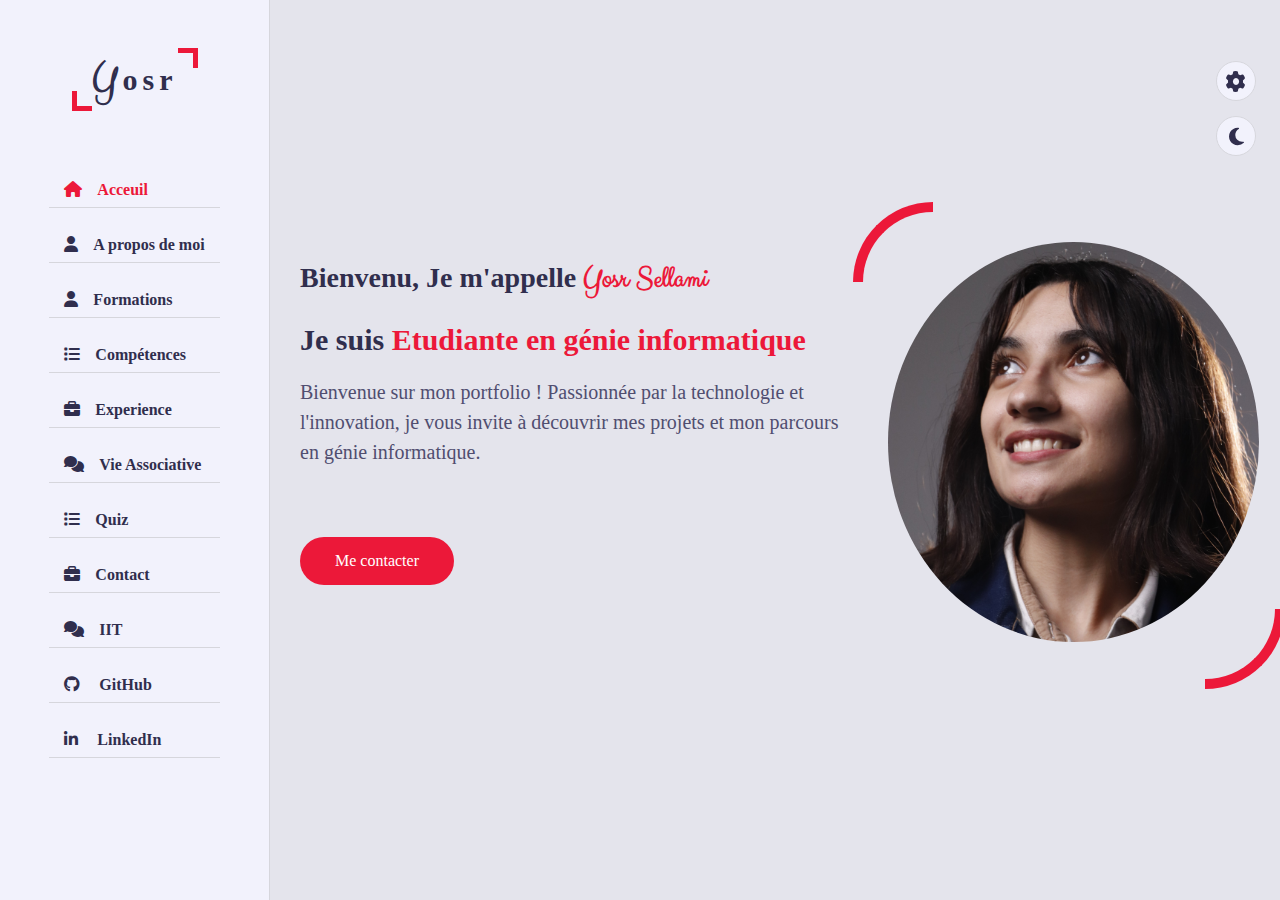
<file: index.html>
<!DOCTYPE html>
<html lang="en">

<head>
    <meta charset="UTF-8">
    <meta name="viewport" content="width=device-width, initial-scale=1.0">
    <title>Yosr Sellami</title>
    <link rel="icon" type="image/x-icon" href="images/profile.png">
    <!----------- CSS Files ----------->
    <link rel="stylesheet" href="css/style.css">
    <link rel="stylesheet" href="css/colors/color-1.css" class="alternate-style" title="color-1" disabled>
    <link rel="stylesheet" href="css/colors/color-2.css" class="alternate-style" title="color-2" disabled>
    <link rel="stylesheet" href="css/colors/color-3.css" class="alternate-style" title="color-3" disabled>
    <link rel="stylesheet" href="css/colors/color-4.css" class="alternate-style" title="color-4" disabled>
    <link rel="stylesheet" href="css/colors/color-5.css" class="alternate-style" title="color-5" disabled>
    <link rel="stylesheet" href="https://cdnjs.cloudflare.com/ajax/libs/font-awesome/6.7.1/css/all.min.css">
</head>

<body>
    <!------------------ Main Container Start ------------------------------------------------------------------------------->
    <div class="main-container">

        <!------- Aside Start -->
        <div class="aside">
            <div class="logo">
                <a href="#"><span>Y</span>osr</a>
            </div>
            <div class="nav-toggler">
                <span></span>
            </div>
            <ul class="nav">
                <!-- <li><a href="#home" class="active"><i class="fa fa-home"></i>Home</a></li>
                <li><a href="#about"><i class="fa fa-user"></i>About</a></li>
                <li><a href="#services"><i class="fa fa-list"></i>Services</a></li>
                <li><a href="#portfolio"><i class="fa fa-briefcase"></i>Portfolio</a></li>
                <li><a href="#contact"><i class="fa fa-comments"></i>Contact</a></li> -->

                <li><a href="index.html" class="active" ><i class="fa fa-home"></i>Acceuil</a></li>
                <li><a href="pages/about.html"><i class="fa fa-user"></i>A propos de moi</a></li>
                <li><a href="pages/formations.html"><i class="fa fa-user"></i>Formations</a></li>
                <li><a href="pages/competence.html"><i class="fa fa-list"></i>Compétences </a></li>
                <li><a href="pages/experience.html"><i class="fa fa-briefcase"></i>Experience</a></li>
                <li><a href="pages/certif.html"><i class="fa fa-comments"></i>Vie Associative</a></li>
                <li><a href="pages/quiz.html"><i class="fa fa-list"></i>Quiz</a></li>
                <li><a href="pages/contact.html"><i class="fa fa-briefcase"></i>Contact</a></li>
                <li><a href="pages/iit.html"><i class="fa fa-comments"></i>IIT</a></li>
                <li ><a href="https://github.com/sellamiyosr" target="_blank" ><i class="fa-brands fa-github"></i> GitHub </a> </li>
                <li><a href="https://www.linkedin.com/in/yosr-sellami/" target="_blank" ><i class="fa-brands fa-linkedin-in" ></i> LinkedIn</a></li>
            </ul>
           
        </div>
        <!------- Aside End -->


        <!------------------ Main Content Start ---------------------------------->
        <div class="main-content">

            <!-------------- Home Section Star -------------------->
            <section class="home section " id="home">
                <div class="container">
                    <div class="row">
                        <div class="home-info padd-15">
                            <h3 class="hello">Bienvenu, Je m'appelle <span class="name">Yosr Sellami</span></h3>
                            <h3 class="my-profession">Je suis <span class="typing">Etudiante en génie
                                    informatique</span>
                            </h3>
                            <p>Bienvenue sur mon portfolio ! Passionnée par la technologie et l'innovation, je vous
                                invite à découvrir mes projets et mon parcours en génie informatique.</p>
                            <a href="pages/contact.html" class="btn hire-me">Me contacter</a>
                        </div>
                        <div class="home-img padd-15">
                            <img src="assets/images/couv.JPG" alt="">
                        </div>

                    </div>
                </div>
            </section>
            <!------------- Home Section End ----------------------->



        </div>
        <!------------------ Main Content End -------------------------------------->
    </div>
    <!------------------ Main Container End ----------------------------------------------------------------------------------->


    <!-- Style Switcher Start -->
    <div class="style-switcher">
        <div class="style-switcher-toggler s-icon">
            <i class="fas fa-cog fa-spin"></i>
        </div>
        <div class="day-night s-icon">
            <i class="fas "></i>
        </div>
        <h4>Theme Colors</h4>
        <div class="colors">
            <span class="color-1" onclick="setActiveStyle('color-1')"></span>
            <span class="color-2" onclick="setActiveStyle('color-2')"></span>
            <span class="color-3" onclick="setActiveStyle('color-3')"></span>
            <span class="color-4" onclick="setActiveStyle('color-4')"></span>
            <span class="color-5" onclick="setActiveStyle('color-5')"></span>
        </div>
    </div>
    <!-- Style Switcher End -->

    <!----------- JS Files ------------>

    <script src="js/style-switcher.js"></script>
    
</body>

</html>
</file>
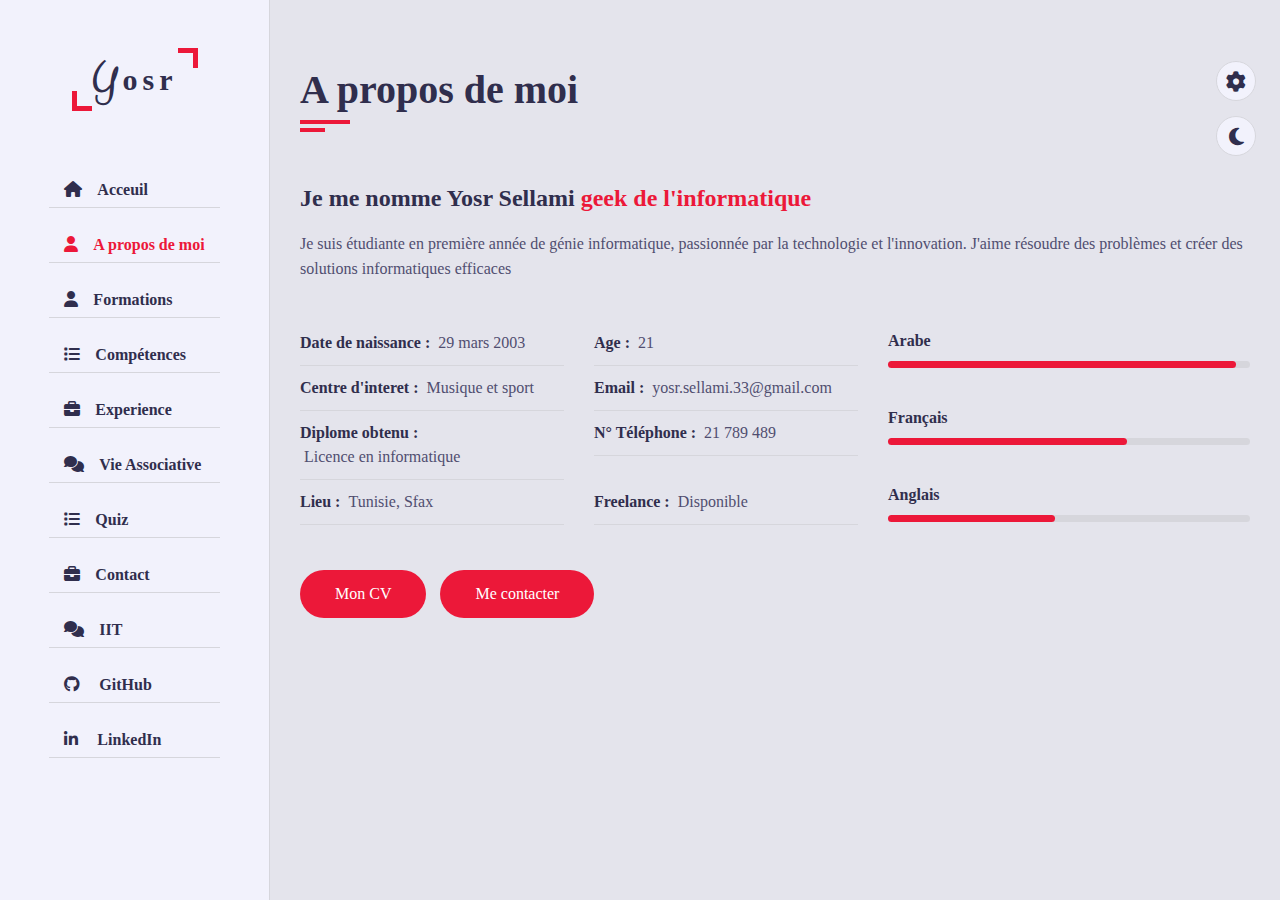
<file: pages/about.html>
<!DOCTYPE html>
<html lang="en">

<head>
    <meta charset="UTF-8">
    <meta name="viewport" content="width=device-width, initial-scale=1.0">
    <title>Yosr Sellami</title>
    <link rel="icon" type="image/x-icon" href="images/profile.png">
    <!----------- CSS Files ----------->
    <link rel="stylesheet" href="../css/style.css">
    <link rel="stylesheet" href="../css/colors/color-1.css" class="alternate-style" title="color-1" disabled>
    <link rel="stylesheet" href="../css/colors/color-2.css" class="alternate-style" title="color-2" disabled>
    <link rel="stylesheet" href="../css/colors/color-3.css" class="alternate-style" title="color-3" disabled>
    <link rel="stylesheet" href="../css/colors/color-4.css" class="alternate-style" title="color-4" disabled>
    <link rel="stylesheet" href="../css/colors/color-5.css" class="alternate-style" title="color-5" disabled>
    <link rel="stylesheet" href="https://cdnjs.cloudflare.com/ajax/libs/font-awesome/6.7.1/css/all.min.css">
</head>

<body>
    <!------------------ Main Container Start ------------------------------------------------------------------------------->
    <div class="main-container">

        <!------- Aside Start -->
        <div class="aside">
            <div class="logo">
                <a href="#"><span>Y</span>osr</a>
            </div>
            <div class="nav-toggler">
                <span></span>
            </div>
            <ul class="nav">
                

                <li><a href="../index.html" ><i class="fa fa-home"></i>Acceuil</a></li>
                <li><a class="active" href="../pages/about.html"><i class="fa fa-user"></i>A propos de moi</a></li>
                <li><a href="../pages/formations.html"><i class="fa fa-user"></i>Formations</a></li>
                <li><a href="../pages/competence.html"><i class="fa fa-list"></i>Compétences </a></li>
                <li><a href="../pages/experience.html"><i class="fa fa-briefcase"></i>Experience</a></li>
                <li><a href="../pages/certif.html"><i class="fa fa-comments"></i>Vie Associative</a></li>
                <li><a href="../pages/quiz.html"><i class="fa fa-list"></i>Quiz</a></li>
                <li><a href="../pages/contact.html"><i class="fa fa-briefcase"></i>Contact</a></li>
                <li><a href="../pages/iit.html"><i class="fa fa-comments"></i>IIT</a></li>
                <li ><a href="https://github.com/sellamiyosr" target="_blank" ><i class="fa-brands fa-github"></i> GitHub </a> </li>
                <li><a href="https://www.linkedin.com/in/yosr-sellami/" target="_blank" ><i class="fa-brands fa-linkedin-in" ></i> LinkedIn</a></li>
            </ul>
           
        </div>
        <!------- Aside End -->


        <!------------------ Main Content Start ---------------------------------->
        <div class="main-content">

            


            <!------------- About Section Star --------------------->
            <section class="about section " id="about">
                <div class="container">
                    <div class="row">
                        <div class="section-title padd-15">
                            <h2>A propos de moi</h2>
                        </div>
                    </div>
                    <div class="row">
                        <div class="about-content padd-15">
                            <div class="row">
                                <div class="about-text padd-15">
                                    <h3>Je me nomme Yosr Sellami <span> geek de l'informatique </span></h3>
                                    <p>Je suis étudiante en première année de génie informatique, passionnée par la
                                        technologie et l'innovation. J'aime résoudre des problèmes et créer des
                                        solutions informatiques efficaces
                                    </p>
                                </div>
                            </div>
                            <div class="row">
                                <div class="personal-info padd-15">
                                    <div class="row">
                                        <div class="info-item padd-15">
                                            <p>Date de naissance : <span> 29 mars 2003</span></p>
                                        </div>
                                        <div class="info-item padd-15">
                                            <p>Age : <span>21</span></p>
                                        </div>
                                        <div class="info-item padd-15">
                                            <p>Centre d'interet : <span>Musique et sport</span></p>
                                        </div>
                                        <div class="info-item padd-15">
                                            <p>Email : <span>yosr.sellami.33@gmail.com</span></p>
                                        </div>
                                        <div class="info-item padd-15">
                                            <p>Diplome obtenu : <span>Licence en informatique</span></p>
                                        </div>
                                        <div class="info-item padd-15">
                                            <p>N° Téléphone : <span>21 789 489</span></p>
                                        </div>
                                        <div class="info-item padd-15">
                                            <p>Lieu : <span>Tunisie, Sfax</span></p>
                                        </div>
                                        <div class="info-item padd-15">
                                            <p>Freelance : <span>Disponible</span></p>
                                        </div>
                                    </div>
                                    <div class="row">
                                        <div class="buttons padd-15">
                                            <a href="pdf/CV-Yosr_Sellami.pdf" target="_blank" class="btn"
                                                download="CV-Yosr_Sellami.pdf">Mon CV</a>
                                            <a href="../pages/contact.html" class="btn hire-me">Me contacter</a>
                                        </div>
                                    </div>
                                </div>
                                <div class="skills padd-15">
                                    <div class="row">
                                        <div class="skill-item padd-15">
                                            <h5>Arabe</h5>
                                            <div class="progress">
                                                <div class="progress-in" style="width: 96%;"></div>

                                            </div>
                                        </div>
                                        <div class="skill-item padd-15">
                                            <h5>Français</h5>
                                            <div class="progress">
                                                <div class="progress-in" style="width: 66%;"></div>

                                            </div>
                                        </div>
                                        <div class="skill-item padd-15">
                                            <h5>Anglais</h5>
                                            <div class="progress">
                                                <div class="progress-in" style="width: 46%;"></div>

                                            </div>
                                        </div>


                                    </div>
                                </div>
                            </div>


                        </div>
                    </div>
                </div>
            </section>
            <!------------- About Section End ----------------------->




           




        </div>
        <!------------------ Main Content End -------------------------------------->
    </div>
    <!------------------ Main Container End ----------------------------------------------------------------------------------->


    <!-- Style Switcher Start -->
    <div class="style-switcher">
        <div class="style-switcher-toggler s-icon">
            <i class="fas fa-cog fa-spin"></i>
        </div>
        <div class="day-night s-icon">
            <i class="fas "></i>
        </div>
        <h4>Theme Colors</h4>
        <div class="colors">
            <span class="color-1" onclick="setActiveStyle('color-1')"></span>
            <span class="color-2" onclick="setActiveStyle('color-2')"></span>
            <span class="color-3" onclick="setActiveStyle('color-3')"></span>
            <span class="color-4" onclick="setActiveStyle('color-4')"></span>
            <span class="color-5" onclick="setActiveStyle('color-5')"></span>
        </div>
    </div>
    <!-- Style Switcher End -->

    <!----------- JS Files ------------>

  
    <script src="../js/style-switcher.js"></script>
  
</body>

</html>
</file>
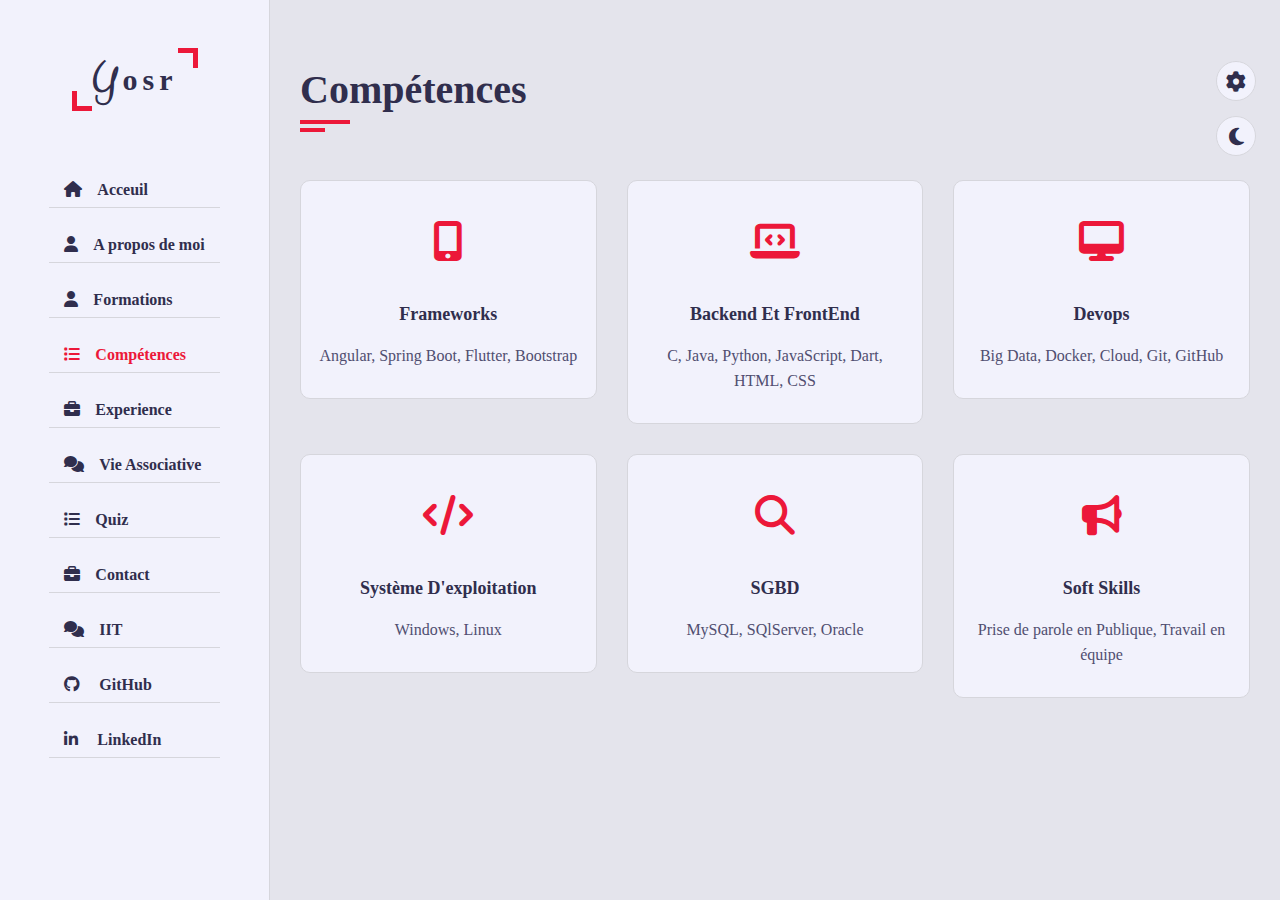
<file: pages/competence.html>
<!DOCTYPE html>
<html lang="en">

<head>
    <meta charset="UTF-8">
    <meta name="viewport" content="width=device-width, initial-scale=1.0">
    <title>Yosr Sellami</title>
    <link rel="icon" type="image/x-icon" href="images/profile.png">
    <!----------- CSS Files ----------->
    <link rel="stylesheet" href="../css/style.css">
    <link rel="stylesheet" href="../css/colors/color-1.css" class="alternate-style" title="color-1" disabled>
    <link rel="stylesheet" href="../css/colors/color-2.css" class="alternate-style" title="color-2" disabled>
    <link rel="stylesheet" href="../css/colors/color-3.css" class="alternate-style" title="color-3" disabled>
    <link rel="stylesheet" href="../css/colors/color-4.css" class="alternate-style" title="color-4" disabled>
    <link rel="stylesheet" href="../css/colors/color-5.css" class="alternate-style" title="color-5" disabled>
    <link rel="stylesheet" href="https://cdnjs.cloudflare.com/ajax/libs/font-awesome/6.7.1/css/all.min.css">
</head>

<body>
    <!------------------ Main Container Start ------------------------------------------------------------------------------->
    <div class="main-container">

        <!------- Aside Start -->
        <div class="aside">
            <div class="logo">
                <a href="#"><span>Y</span>osr</a>
            </div>
            <div class="nav-toggler">
                <span></span>
            </div>
            <ul class="nav">
               

                <li><a href="../index.html"  ><i class="fa fa-home"></i>Acceuil</a></li>
                <li><a href="../pages/about.html"><i class="fa fa-user"></i>A propos de moi</a></li>
                <li><a href="../pages/formations.html"><i class="fa fa-user"></i>Formations</a></li>
                <li><a href="../pages/competence.html" class="active"><i class="fa fa-list"></i>Compétences </a></li>
                <li><a href="../pages/experience.html"><i class="fa fa-briefcase"></i>Experience</a></li>
                <li><a href="../pages/certif.html"><i class="fa fa-comments"></i>Vie Associative</a></li>
                <li><a href="../pages/quiz.html"><i class="fa fa-list"></i>Quiz</a></li>
                <li><a href="../pages/contact.html"><i class="fa fa-briefcase"></i>Contact</a></li>
                <li><a href="../pages/iit.html"><i class="fa fa-comments"></i>IIT</a></li>
                <li ><a href="https://github.com/sellamiyosr" target="_blank" ><i class="fa-brands fa-github"></i> GitHub </a> </li>
                <li><a href="https://www.linkedin.com/in/yosr-sellami/" target="_blank" ><i class="fa-brands fa-linkedin-in" ></i> LinkedIn</a></li>
            </ul>
           
        </div>
        <!------- Aside End -->


        <!------------------ Main Content Start ---------------------------------->
        <div class="main-content">

   
            <!------------- Services Section Start ------------------>
            <section class="service section " id="services">
                <div class="container">
                    <div class="row">
                        <div class="section-title padd-15">
                            <h2>Compétences</h2>
                        </div>
                    </div>
                    <div class="row">
                        <!-- Service item start -->
                        <div class="service-item padd-15">
                            <div class="service-item-inner">
                                <div class="icon">
                                    <i class="fa fa-mobile-alt"></i>
                                </div>
                                <h4>Frameworks</h4>
                                <p>Angular, Spring Boot, Flutter, Bootstrap</p>
                            </div>
                        </div>
                        <!-- Service item end -->
                        <!-- Service item start -->
                        <div class="service-item padd-15">
                            <div class="service-item-inner">
                                <div class="icon">
                                    <i class="fa fa-laptop-code"></i>
                                </div>
                                <h4>Backend et FrontEnd</h4>
                                <p>C, Java, Python, JavaScript, Dart, HTML, CSS</p>
                            </div>
                        </div>
                        <!-- Service item end -->
                        <!-- Service item start -->
                        <div class="service-item padd-15">
                            <div class="service-item-inner">
                                <div class="icon">
                                    <i class="fa fa-desktop"></i>
                                </div>
                                <h4>Devops</h4>
                                <p>Big Data, Docker, Cloud, Git, GitHub</p>
                            </div>
                        </div>
                        <!-- Service item end -->
                        <!-- Service item start -->
                        <div class="service-item padd-15">
                            <div class="service-item-inner">
                                <div class="icon">
                                    <i class="fa fa-code"></i>
                                </div>
                                <h4>Système d'exploitation</h4>
                                <p>Windows, Linux</p>
                            </div>
                        </div>
                        <!-- Service item end -->
                        <!-- Service item start -->
                        <div class="service-item padd-15">
                            <div class="service-item-inner">
                                <div class="icon">
                                    <i class="fa fa-search"></i>
                                </div>
                                <h4>SGBD</h4>
                                <p>MySQL, SQlServer, Oracle</p>
                            </div>
                        </div>
                        <!-- Service item end -->
                        <!-- Service item start -->
                        <div class="service-item padd-15">
                            <div class="service-item-inner">
                                <div class="icon">
                                    <i class="fa fa-bullhorn"></i>
                                </div>
                                <h4>Soft Skills</h4>
                                <p>Prise de parole en Publique, Travail en équipe</p>
                            </div>
                        </div>
                        <!-- Service item end -->
                    </div>
                </div>
            </section>
            <!------------ Services Section End ---------------------->


        </div>
        <!------------------ Main Content End -------------------------------------->
    </div>
    <!------------------ Main Container End ----------------------------------------------------------------------------------->


    <!-- Style Switcher Start -->
    <div class="style-switcher">
        <div class="style-switcher-toggler s-icon">
            <i class="fas fa-cog fa-spin"></i>
        </div>
        <div class="day-night s-icon">
            <i class="fas "></i>
        </div>
        <h4>Theme Colors</h4>
        <div class="colors">
            <span class="color-1" onclick="setActiveStyle('color-1')"></span>
            <span class="color-2" onclick="setActiveStyle('color-2')"></span>
            <span class="color-3" onclick="setActiveStyle('color-3')"></span>
            <span class="color-4" onclick="setActiveStyle('color-4')"></span>
            <span class="color-5" onclick="setActiveStyle('color-5')"></span>
        </div>
    </div>
    <!-- Style Switcher End -->

    <!----------- JS Files ------------>

    <script src="../js/style-switcher.js"></script>
   
</body>

</html>
</file>
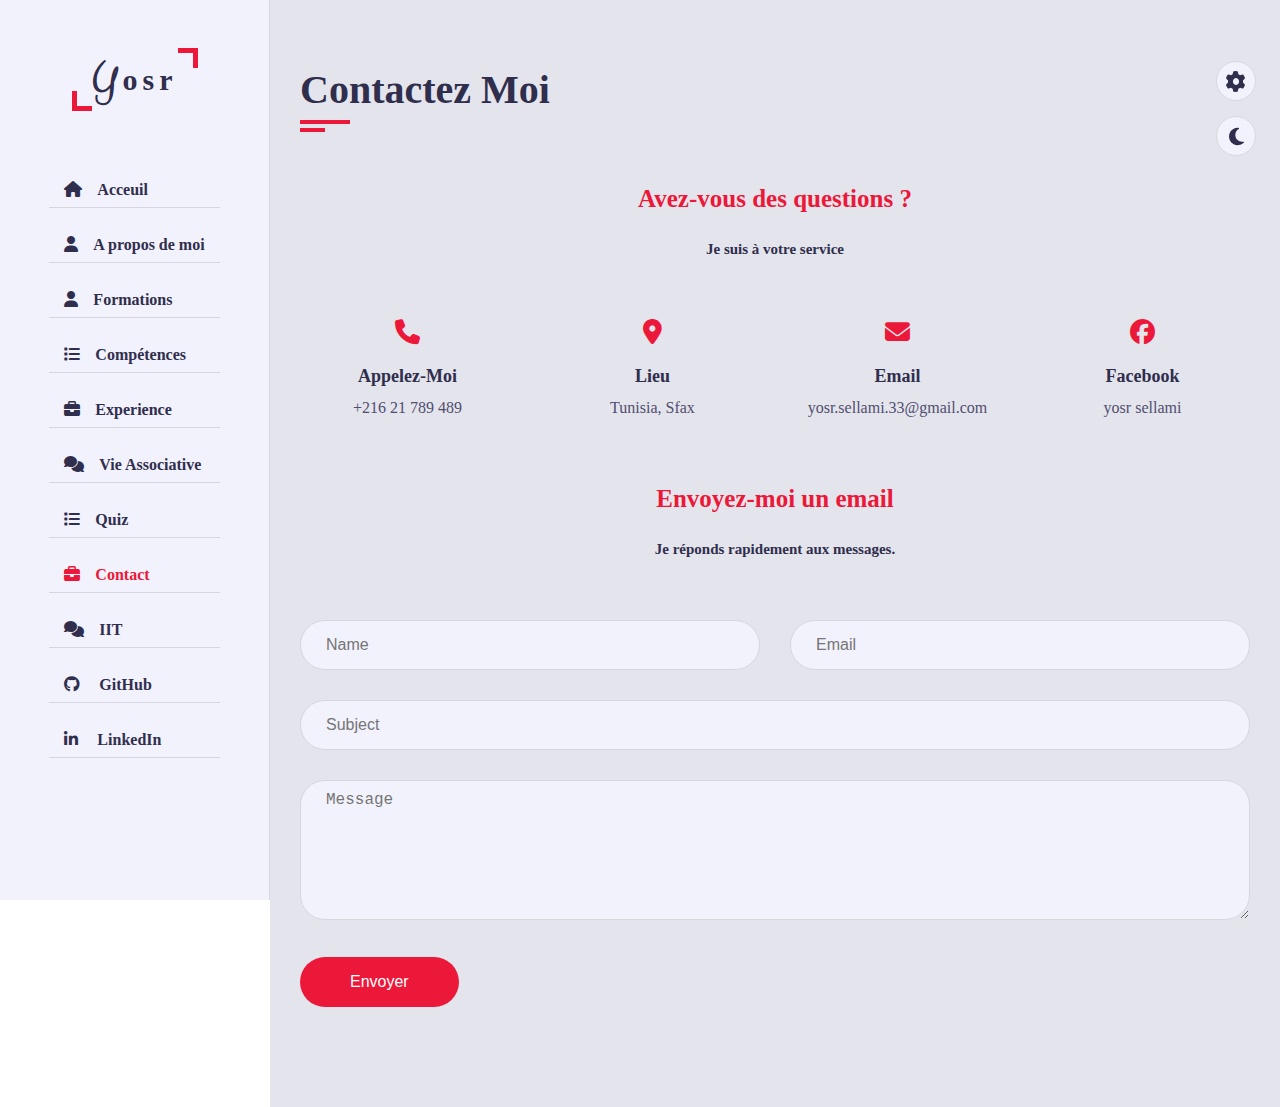
<file: pages/contact.html>
<!DOCTYPE html>
<html lang="en">

<head>
    <meta charset="UTF-8">
    <meta name="viewport" content="width=device-width, initial-scale=1.0">
    <title>Yosr Sellami</title>
    <link rel="icon" type="image/x-icon" href="images/profile.png">
    <!----------- CSS Files ----------->
    <link rel="stylesheet" href="../css/style.css">
    <link rel="stylesheet" href="../css/colors/color-1.css" class="alternate-style" title="color-1" disabled>
    <link rel="stylesheet" href="../css/colors/color-2.css" class="alternate-style" title="color-2" disabled>
    <link rel="stylesheet" href="../css/colors/color-3.css" class="alternate-style" title="color-3" disabled>
    <link rel="stylesheet" href="../css/colors/color-4.css" class="alternate-style" title="color-4" disabled>
    <link rel="stylesheet" href="../css/colors/color-5.css" class="alternate-style" title="color-5" disabled>
    <link rel="stylesheet" href="https://cdnjs.cloudflare.com/ajax/libs/font-awesome/6.7.1/css/all.min.css">
</head>

<body>
    <!------------------ Main Container Start ------------------------------------------------------------------------------->
    <div class="main-container">

        <!------- Aside Start -->
        <div class="aside">
            <div class="logo">
                <a href="#"><span>Y</span>osr</a>
            </div>
            <div class="nav-toggler">
                <span></span>
            </div>
            <ul class="nav">
                <!-- <li><a href="#home" class="active"><i class="fa fa-home"></i>Home</a></li>
                <li><a href="#about"><i class="fa fa-user"></i>About</a></li>
                <li><a href="#services"><i class="fa fa-list"></i>Services</a></li>
                <li><a href="#portfolio"><i class="fa fa-briefcase"></i>Portfolio</a></li>
                <li><a href="#contact"><i class="fa fa-comments"></i>Contact</a></li> -->

                <li><a href="../index.html"  ><i class="fa fa-home"></i>Acceuil</a></li>
                <li><a href="../pages/about.html"><i class="fa fa-user"></i>A propos de moi</a></li>
                <li><a href="../pages/formations.html"><i class="fa fa-user"></i>Formations</a></li>
                <li><a href="../pages/competence.html"><i class="fa fa-list"></i>Compétences </a></li>
                <li><a href="../pages/experience.html"><i class="fa fa-briefcase"></i>Experience</a></li>
                <li><a href="../pages/certif.html"><i class="fa fa-comments"></i>Vie Associative</a></li>
                <li><a href="../pages/quiz.html"><i class="fa fa-list"></i>Quiz</a></li>
                <li><a href="../pages/contact.html" class="active"><i class="fa fa-briefcase"></i>Contact</a></li>
                <li><a href="../pages/iit.html" ><i class="fa fa-comments"></i>IIT</a></li>
                <li ><a href="https://github.com/sellamiyosr" target="_blank" ><i class="fa-brands fa-github"></i> GitHub </a> </li>
                <li><a href="https://www.linkedin.com/in/yosr-sellami/" target="_blank" ><i class="fa-brands fa-linkedin-in" ></i> LinkedIn</a></li>
            </ul>
           
        </div>
        <!------- Aside End -->


        <!------------------ Main Content Start ---------------------------------->
        <div class="main-content">

        

            <!------------- Contact Section Start ------------------>
            <section class="contact section" id="contact">
                <div class="container">
                    <div class="row">
                        <div class="section-title padd-15">
                            <h2>Contactez Moi</h2>
                        </div>
                    </div>
                    <h3 class="contact-title padd-15">Avez-vous des questions ?</h3>
                    <h4 class="contact-sub-title padd-15">Je suis à votre service</h4>
                    <div class="row">
                        <!-- Contact info item Start -->
                        <div class="contact-info-item padd-15">
                            <div class="icon"><i class="fa fa-phone"></i></div>
                            <h4>Appelez-moi</h4>
                            <p>+216 21 789 489</p>
                        </div>
                        <!-- Contact info item End -->
                        <!-- Contact info item Start -->
                        <div class="contact-info-item padd-15">
                            <div class="icon"><i class="fa fa-map-marker-alt"></i></div>
                            <h4>Lieu</h4>
                            <p>Tunisia, Sfax</p>
                        </div>
                        <!-- Contact info item End -->
                        <!-- Contact info item Start -->
                        <div class="contact-info-item padd-15">
                            <div class="icon"><i class="fa fa-envelope"></i></div>
                            <h4>Email</h4>
                            <p>yosr.sellami.33@gmail.com</p>
                        </div>
                        <!-- Contact info item End -->
                        <!-- Contact info item Start -->
                        <div class="contact-info-item padd-15">
                            <div class="icon"><i class="fa fa-brands fa-facebook"></i></div>
                            <h4>Facebook</h4>
                            <p>yosr sellami</p>
                        </div>
                        <!-- Contact info item End -->

                    </div>
                    <h3 class="contact-title padd-15">Envoyez-moi un email</h3>
                    <h4 class="contact-sub-title padd-15">Je réponds rapidement aux messages.</h4>
                    <!-- Contact Form -->
                    <div class="row">
                        <div class="contact-form padd-15">
                            <form action="" id="contactForm">
                                <div class="row">
                                    <div class="form-item col-6 padd-15">
                                        <div class="form-group">
                                            <input type="text" id="name" class="form-control" placeholder="Name">
                                        </div>
                                    </div>
                                    <div class="form-item col-6 padd-15">
                                        <div class="form-group">
                                            <input type="email" id="email" class="form-control" placeholder="Email">
                                        </div>
                                    </div>
                                </div>
                                <div class="row">
                                    <div class="form-item col-12 padd-15">
                                        <div class="form-group">
                                            <input type="text" id="subject" class="form-control" placeholder="Subject">
                                        </div>
                                    </div>
                                </div>
                                <div class="row">
                                    <div class="form-item col-12 padd-15">
                                        <div class="form-group">
                                            <textarea id="message" class="form-control"
                                                placeholder="Message"></textarea>
                                        </div>
                                    </div>
                                </div>
                                <div class="row">
                                    <div class="form-item col-6 padd-15">
                                        <button type="submit" class="btn">Envoyer</button>
                                    </div>
                                </div>
                            </form>
                        </div>
                    </div>



                </div>

            </section>
            <!------------- Contact Section End ------------------>


        </div>
        <!------------------ Main Content End -------------------------------------->
    </div>
    <!------------------ Main Container End ----------------------------------------------------------------------------------->


    <!-- Style Switcher Start -->
    <div class="style-switcher">
        <div class="style-switcher-toggler s-icon">
            <i class="fas fa-cog fa-spin"></i>
        </div>
        <div class="day-night s-icon">
            <i class="fas "></i>
        </div>
        <h4>Theme Colors</h4>
        <div class="colors">
            <span class="color-1" onclick="setActiveStyle('color-1')"></span>
            <span class="color-2" onclick="setActiveStyle('color-2')"></span>
            <span class="color-3" onclick="setActiveStyle('color-3')"></span>
            <span class="color-4" onclick="setActiveStyle('color-4')"></span>
            <span class="color-5" onclick="setActiveStyle('color-5')"></span>
        </div>
    </div>
    <!-- Style Switcher End -->

    <!----------- JS Files ------------>

    <script src="../js/mail.js"></script>
    <script src="../js/style-switcher.js"></script>
 
</body>

</html>
</file>
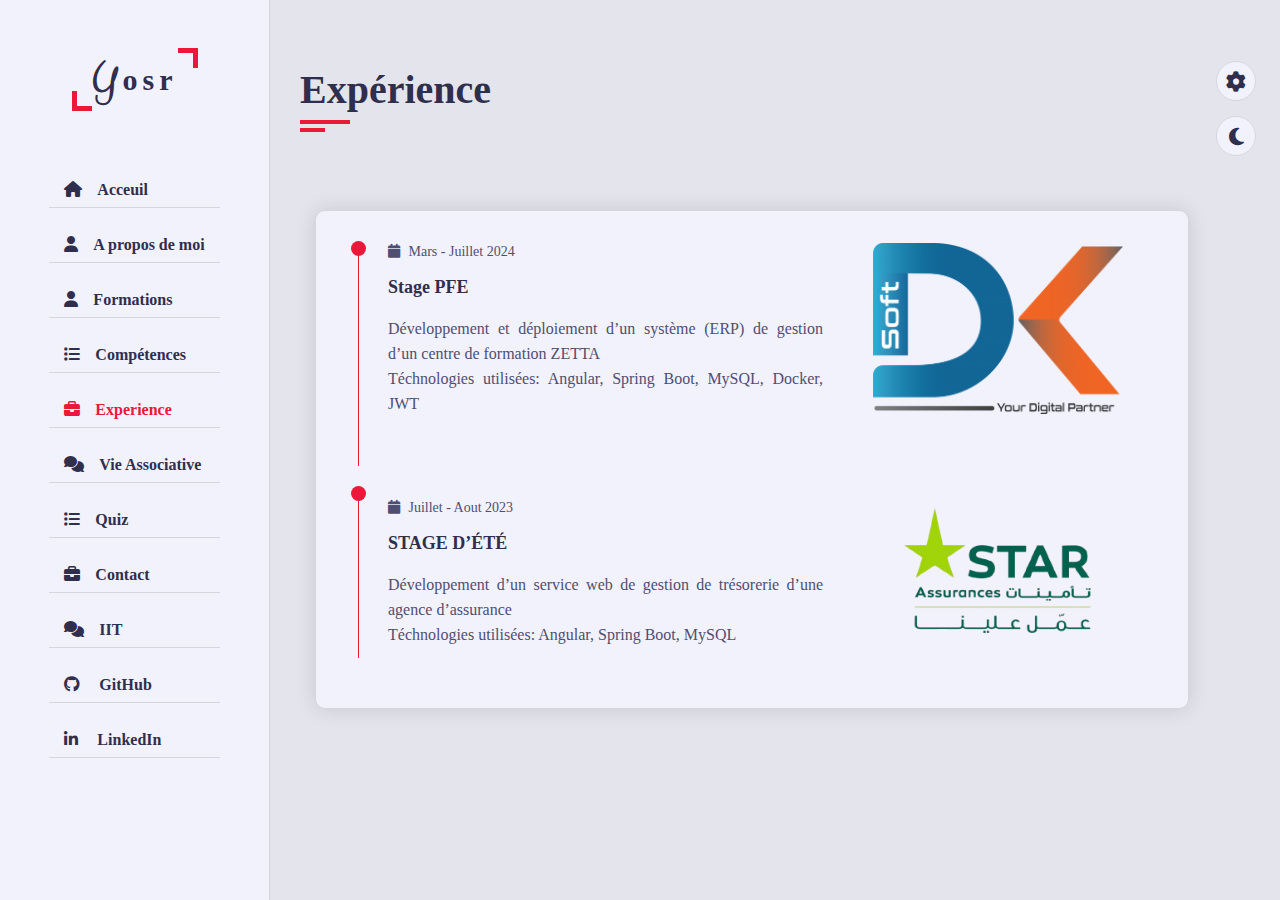
<file: pages/experience.html>
<!DOCTYPE html>
<html lang="en">

<head>
    <meta charset="UTF-8">
    <meta name="viewport" content="width=device-width, initial-scale=1.0">
    <title>Yosr Sellami</title>
    <link rel="icon" type="image/x-icon" href="images/profile.png">
    <!----------- CSS Files ----------->
    <link rel="stylesheet" href="../css/style.css">
    <link rel="stylesheet" href="../css/colors/color-1.css" class="alternate-style" title="color-1" disabled>
    <link rel="stylesheet" href="../css/colors/color-2.css" class="alternate-style" title="color-2" disabled>
    <link rel="stylesheet" href="../css/colors/color-3.css" class="alternate-style" title="color-3" disabled>
    <link rel="stylesheet" href="../css/colors/color-4.css" class="alternate-style" title="color-4" disabled>
    <link rel="stylesheet" href="../css/colors/color-5.css" class="alternate-style" title="color-5" disabled>
    <link rel="stylesheet" href="https://cdnjs.cloudflare.com/ajax/libs/font-awesome/6.7.1/css/all.min.css">
</head>

<body>
    <!------------------ Main Container Start ------------------------------------------------------------------------------->
    <div class="main-container">

        <!------- Aside Start -->
        <div class="aside">
            <div class="logo">
                <a href="#"><span>Y</span>osr</a>
            </div>
            <div class="nav-toggler">
                <span></span>
            </div>
            <ul class="nav">
               
                <li><a href="../index.html"  ><i class="fa fa-home"></i>Acceuil</a></li>
                <li><a href="../pages/about.html"><i class="fa fa-user"></i>A propos de moi</a></li>
                <li><a href="../pages/formations.html"><i class="fa fa-user"></i>Formations</a></li>
                <li><a href="../pages/competence.html"><i class="fa fa-list"></i>Compétences </a></li>
                <li><a href="../pages/experience.html" class="active"><i class="fa fa-briefcase"></i>Experience</a></li>
                <li><a href="../pages/certif.html"><i class="fa fa-comments"></i>Vie Associative</a></li>
                <li><a href="../pages/quiz.html"><i class="fa fa-list"></i>Quiz</a></li>
                <li><a href="../pages/contact.html"><i class="fa fa-briefcase"></i>Contact</a></li>
                <li><a href="../pages/iit.html"><i class="fa fa-comments"></i>IIT</a></li>
                <li ><a href="https://github.com/sellamiyosr" target="_blank" ><i class="fa-brands fa-github"></i> GitHub </a> </li>
                <li><a href="https://www.linkedin.com/in/yosr-sellami/" target="_blank" ><i class="fa-brands fa-linkedin-in" ></i> LinkedIn</a></li>
            </ul>
            
        </div>
        <!------- Aside End -->


        <!------------------ Main Content Start ---------------------------------->
        <div class="main-content">

          


            <!-------------- Experience Section Start ------------------------>
            <section class="experience section" id="experience">
                <div class="container">
                    <div class="row">
                        <div class="section-title padd-15">
                            <h2>Expérience</h2>
                        </div>
                    </div>
                    <div class="experience-content padd-15">
                        <div class="row">
                            <div class="experience padd-15">
                                <div class="timeline-box">
                                    <div class="timeline shadow-dark">

                                        <!-- timeline item -->
                                        <div class="timeline-item">
                                            <div class="timeline-content">
                                                <div class="circle-dot"></div>
                                                <h3 class="timeline-date">
                                                    <i class="fa fa-calendar"></i> Mars - Juillet 2024
                                                </h3>
                                                <h4 class="timeline-title"> Stage PFE </h4>
                                                <p class="timeline-text"> Développement et déploiement d’un système
                                                    (ERP) de gestion d’un centre
                                                    de formation ZETTA <br>  Téchnologies utilisées: Angular, Spring Boot, MySQL, Docker, JWT</p>
                                            </div>
                                            <div class="eduction-img">
                                                <img src="../assets/images/experience/cropped-logo-dk.png"
                                                    alt="Diplôme Baccalauréat">
                                            </div>
                                        </div>
                                        <!-- timeline item -->
                                        <div class="timeline-item">
                                            <div class="timeline-content">
                                                <div class="circle-dot"></div>
                                                <h3 class="timeline-date">
                                                    <i class="fa fa-calendar"></i> Juillet - Aout 2023
                                                </h3>
                                                <h4 class="timeline-title"> STAGE D’ÉTÉ </h4>
                                                <p class="timeline-text"> Développement d’un service web de gestion de
                                                    trésorerie
                                                    d’une
                                                    agence d’assurance <br> <span>Téchnologies utilisées:</span>
                                                    Angular, Spring
                                                    Boot, MySQL</p>
                                            </div>
                                            <div class="eduction-img">
                                                <img src="../assets/images/experience/star.png"
                                                    alt="Diplôme Baccalauréat">
                                            </div>
                                        </div>

                                    </div>
                                </div>
                            </div>

                        </div>

                    </div>

                </div>
            </section>
            <!---------------- Expérience Sectiont End --------------------->


           


          


        </div>
        <!------------------ Main Content End -------------------------------------->
    </div>
    <!------------------ Main Container End ----------------------------------------------------------------------------------->


    <!-- Style Switcher Start -->
    <div class="style-switcher">
        <div class="style-switcher-toggler s-icon">
            <i class="fas fa-cog fa-spin"></i>
        </div>
        <div class="day-night s-icon">
            <i class="fas "></i>
        </div>
        <h4>Theme Colors</h4>
        <div class="colors">
            <span class="color-1" onclick="setActiveStyle('color-1')"></span>
            <span class="color-2" onclick="setActiveStyle('color-2')"></span>
            <span class="color-3" onclick="setActiveStyle('color-3')"></span>
            <span class="color-4" onclick="setActiveStyle('color-4')"></span>
            <span class="color-5" onclick="setActiveStyle('color-5')"></span>
        </div>
    </div>
    <!-- Style Switcher End -->

    <!----------- JS Files ------------>

    <script src="../js/style-switcher.js"></script>

</body>

</html>
</file>
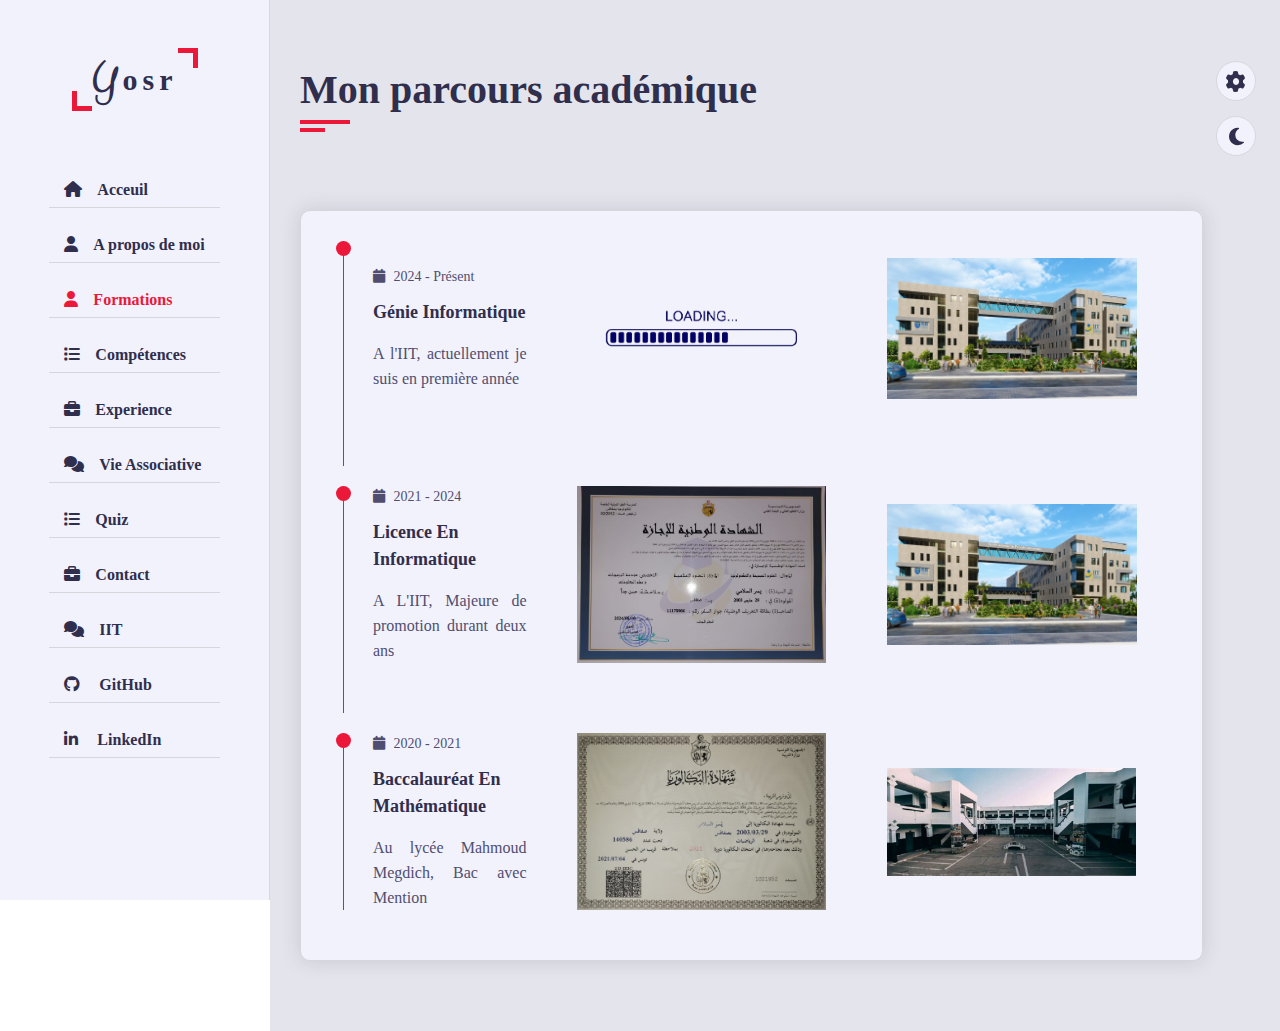
<file: pages/formations.html>
<!DOCTYPE html>
<html lang="en">

<head>
    <meta charset="UTF-8">
    <meta name="viewport" content="width=device-width, initial-scale=1.0">
    <title>Yosr Sellami</title>
    <link rel="icon" type="image/x-icon" href="images/profile.png">
    <!----------- CSS Files ----------->
    <link rel="stylesheet" href="../css/style.css">
    <link rel="stylesheet" href="../css/colors/color-1.css" class="alternate-style" title="color-1" disabled>
    <link rel="stylesheet" href="../css/colors/color-2.css" class="alternate-style" title="color-2" disabled>
    <link rel="stylesheet" href="../css/colors/color-3.css" class="alternate-style" title="color-3" disabled>
    <link rel="stylesheet" href="../css/colors/color-4.css" class="alternate-style" title="color-4" disabled>
    <link rel="stylesheet" href="../css/colors/color-5.css" class="alternate-style" title="color-5" disabled>
    <link rel="stylesheet" href="https://cdnjs.cloudflare.com/ajax/libs/font-awesome/6.7.1/css/all.min.css">
</head>

<body>
    <!------------------ Main Container Start ------------------------------------------------------------------------------->
    <div class="main-container">

        <!------- Aside Start -->
        <div class="aside">
            <div class="logo">
                <a href="#"><span>Y</span>osr</a>
            </div>
            <div class="nav-toggler">
                <span></span>
            </div>
            <ul class="nav"> 

                <li><a href="../index.html"  ><i class="fa fa-home"></i>Acceuil</a></li>
                <li><a href="../pages/about.html"><i class="fa fa-user"></i>A propos de moi</a></li>
                <li><a href="../pages/formations.html" class="active"><i class="fa fa-user"></i>Formations</a></li>
                <li><a href="../pages/competence.html"><i class="fa fa-list"></i>Compétences </a></li>
                <li><a href="../pages/experience.html"><i class="fa fa-briefcase"></i>Experience</a></li>
                <li><a href="../pages/certif.html"><i class="fa fa-comments"></i>Vie Associative</a></li>
                <li><a href="../pages/quiz.html"><i class="fa fa-list"></i>Quiz</a></li>
                <li><a href="../pages/contact.html"><i class="fa fa-briefcase"></i>Contact</a></li>
                <li><a href="../pages/iit.html" ><i class="fa fa-comments"></i>IIT</a></li>
                <li ><a href="https://github.com/sellamiyosr" target="_blank" ><i class="fa-brands fa-github"></i> GitHub </a> </li>
                <li><a href="https://www.linkedin.com/in/yosr-sellami/" target="_blank" ><i class="fa-brands fa-linkedin-in" ></i> LinkedIn</a></li>
            </ul>
           
        </div>
        <!------- Aside End -->


        <!------------------ Main Content Start ---------------------------------->
        <div class="main-content">



            <!--------------- Formations Section Start------------ -->
            <section class="education section" id="education">
                <div class="container">
                    <div class="row">
                        <div class="section-title padd-15">
                            <h2>Mon parcours académique</h2>
                        </div>
                    </div>
                    <div class="row">
                        <div class="education-content padd-15">
                            <div class="row">
                                <div class="education padd-15">


                                    <div class="timeline-box">
                                        <div class="timeline shadow-dark">
                                            <!-- timeline item -->
                                            <div class="timeline-item">
                                                <div class="timeline-content">
                                                    <div class="circle-dot"></div>
                                                    <h3 class="timeline-date">
                                                        <i class="fa fa-calendar"></i> 2024 - Présent
                                                    </h3>
                                                    <h4 class="timeline-title"> Génie informatique </h4>
                                                    <p class="timeline-text">A l'IIT, actuellement je suis en
                                                        première année</p>
                                                </div>
                                                <div class="eduction-img">
                                                    <img src="../assets/images/formations/load.png" alt="Diplôme Licence">
                                                </div>
                                                <div class="eduction-img">
                                                    <img src="../assets/images/formations/iit.jpg" alt="Diplôme Baccalauréat">
                                                </div>

                                            </div>
                                            <!-- timeline item -->
                                            <div class="timeline-item">
                                                <div class="timeline-content">
                                                    <div class="circle-dot"></div>
                                                    <h3 class="timeline-date">
                                                        <i class="fa fa-calendar"></i> 2021 - 2024
                                                    </h3>
                                                    <h4 class="timeline-title"> Licence en informatique </h4>
                                                    <p class="timeline-text">A L'IIT, Majeure de promotion durant
                                                        deux ans</p>
                                                </div>
                                                <div class="eduction-img">
                                                    <img src="../assets/images/certif/diplomeLicence.jpeg" alt="Diplôme Licence">
                                                </div>
                                                <div class="eduction-img">
                                                    <img src="../assets/images/formations/iit.jpg" alt="Diplôme Baccalauréat">
                                                </div>
                                            </div>
                                            <!-- timeline item -->
                                            <div class="timeline-item">
                                                <div class="timeline-content">
                                                    <div class="circle-dot"></div>
                                                    <h3 class="timeline-date">
                                                        <i class="fa fa-calendar"></i> 2020 - 2021
                                                    </h3>
                                                    <h4 class="timeline-title">Baccalauréat en Mathématique</h4>
                                                    <p class="timeline-text">Au lycée Mahmoud Megdich, Bac avec
                                                        Mention</p>
                                                </div>
                                                <div class="eduction-img">
                                                    <img src="../assets/images/certif/diplomeBac.jpeg" alt="Diplôme Baccalauréat">
                                                </div>
                                                <div class="eduction-img">
                                                    <img src="../assets/images/formations/megdich.jpg" alt="Diplôme Baccalauréat">
                                                </div>
                                            </div>


                                        </div>
                                    </div>


                                </div>

                            </div>
                        </div>
                    </div>

                </div>

            </section>

            <!--------------- Formations Section End------------ -->


        


        </div>
        <!------------------ Main Content End -------------------------------------->
    </div>
    <!------------------ Main Container End ----------------------------------------------------------------------------------->


    <!-- Style Switcher Start -->
    <div class="style-switcher">
        <div class="style-switcher-toggler s-icon">
            <i class="fas fa-cog fa-spin"></i>
        </div>
        <div class="day-night s-icon">
            <i class="fas "></i>
        </div>
        <h4>Theme Colors</h4>
        <div class="colors">
            <span class="color-1" onclick="setActiveStyle('color-1')"></span>
            <span class="color-2" onclick="setActiveStyle('color-2')"></span>
            <span class="color-3" onclick="setActiveStyle('color-3')"></span>
            <span class="color-4" onclick="setActiveStyle('color-4')"></span>
            <span class="color-5" onclick="setActiveStyle('color-5')"></span>
        </div>
    </div>
    <!-- Style Switcher End -->

    <!----------- JS Files ------------>

    <script src="../js/style-switcher.js"></script>

</body>

</html>
</file>
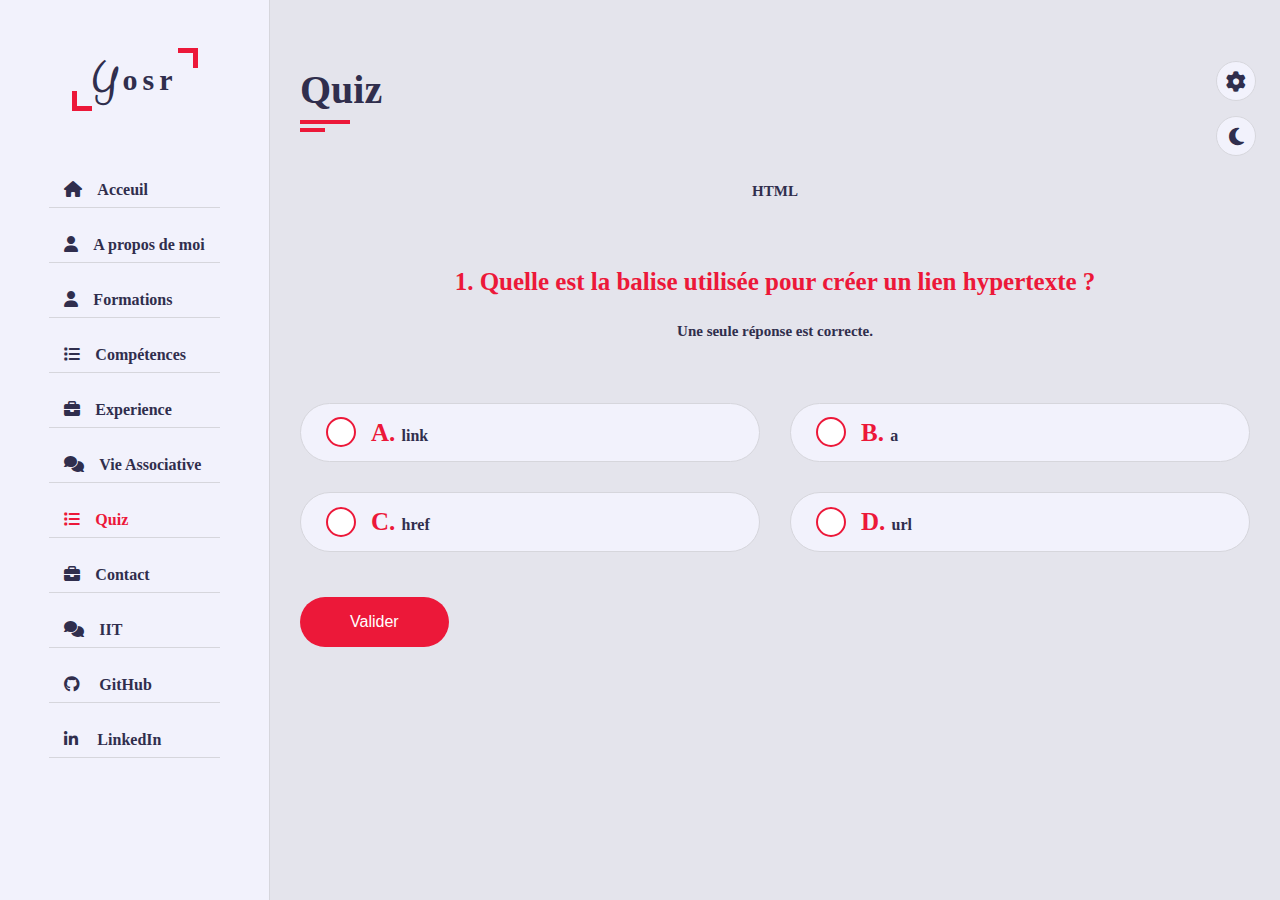
<file: pages/quiz.html>
<!DOCTYPE html>
<html lang="en">

<head>
    <meta charset="UTF-8">
    <meta name="viewport" content="width=device-width, initial-scale=1.0">
    <title>Yosr Sellami</title>
    <link rel="icon" type="image/x-icon" href="images/profile.png">
    <!----------- CSS Files ----------->
    <link rel="stylesheet" href="../css/style.css">
    <link rel="stylesheet" href="../css/colors/color-1.css" class="alternate-style" title="color-1" disabled>
    <link rel="stylesheet" href="../css/colors/color-2.css" class="alternate-style" title="color-2" disabled>
    <link rel="stylesheet" href="../css/colors/color-3.css" class="alternate-style" title="color-3" disabled>
    <link rel="stylesheet" href="../css/colors/color-4.css" class="alternate-style" title="color-4" disabled>
    <link rel="stylesheet" href="../css/colors/color-5.css" class="alternate-style" title="color-5" disabled>
    <link rel="stylesheet" href="https://cdnjs.cloudflare.com/ajax/libs/font-awesome/6.7.1/css/all.min.css">
</head>

<body>
    <!------------------ Main Container Start ------------------------------------------------------------------------------->
    <div class="main-container">

        <!------- Aside Start -->
        <div class="aside">
            <div class="logo">
                <a href="#"><span>Y</span>osr</a>
            </div>
            <div class="nav-toggler">
                <span></span>
            </div>
            <ul class="nav">
             
                <li><a href="../index.html"  ><i class="fa fa-home"></i>Acceuil</a></li>
                <li><a href="../pages/about.html"><i class="fa fa-user"></i>A propos de moi</a></li>
                <li><a href="../pages/formations.html"><i class="fa fa-user"></i>Formations</a></li>
                <li><a href="../pages/competence.html"><i class="fa fa-list"></i>Compétences </a></li>
                <li><a href="../pages/experience.html"><i class="fa fa-briefcase"></i>Experience</a></li>
                <li><a href="../pages/certif.html"><i class="fa fa-comments"></i>Vie Associative</a></li>
                <li><a href="../pages/quiz.html" class="active"><i class="fa fa-list"></i>Quiz</a></li>
                <li><a href="../pages/contact.html"><i class="fa fa-briefcase"></i>Contact</a></li>
                <li><a href="../pages/iit.html"><i class="fa fa-comments"></i>IIT</a></li>
                <li ><a href="https://github.com/sellamiyosr" target="_blank" ><i class="fa-brands fa-github"></i> GitHub </a> </li>
                <li><a href="https://www.linkedin.com/in/yosr-sellami/" target="_blank" ><i class="fa-brands fa-linkedin-in" ></i> LinkedIn</a></li>
            </ul>
            
        </div>
        <!------- Aside End -->


        <!------------------ Main Content Start ---------------------------------->
        <div class="main-content">

    
            <!------------- Quiz Section Start ------------------>
            <section class="quiz section" id="quiz">
                <div class="container">
                    <div class="row">
                        <div class="section-title padd-15">
                            <h2>Quiz</h2>
                        </div>
                    </div>
                    <!-- Quiz Form -->
                    <div class="row">
                        <div class="quiz-form padd-15" id="form1">
                            <h4 class="quiz-sub-title padd-15">HTML</h4>
                            <h3 class="quiz-title padd-15">1. Quelle est la balise utilisée pour créer un lien
                                hypertexte ?</h3>
                            <h4 class="quiz-sub-title padd-15">Une seule réponse est correcte.</h4>
                            <div class="row">

                                <div class="form-item col-6 padd-15">
                                    <div class="form-group">
                                        <input type="radio" name="check" class="form-control" value="faux">
                                        <h4 class="quiz-answer padd-15"> <span class="lettre">A. </span> link </h4>
                                    </div>
                                </div>
                                <div class="form-item col-6 padd-15">
                                    <div class="form-group">
                                        <input type="radio" name="check" class="form-control" value="correcte">
                                        <h4 class="quiz-answer padd-15"><span class="lettre">B. </span> a </h4>
                                    </div>
                                </div>
                            </div>
                            <div class="row">
                                <div class="form-item col-6 padd-15">
                                    <div class="form-group">
                                        <input type="radio" name="check" class="form-control" value="faux">
                                        <h4 class="quiz-answer padd-15"><span class="lettre">C. </span> href</h4>
                                    </div>
                                </div>
                                <div class="form-item col-6 padd-15">
                                    <div class="form-group">
                                        <input type="radio" name="check" class="form-control" value="faux">
                                        <h4 class="quiz-answer padd-15"><span class="lettre">D. </span> url</h4>
                                    </div>
                                </div>
                            </div>
                            <div class="row">
                                <div class="form-item col-6 padd-15">
                                    <button type="button" class="btn" onclick="reponse('form1')">Valider</button>
                                </div>
                            </div>
                        </div>


                        <div class="quiz-form padd-15" id="form2">
                            <h4 class="quiz-sub-title padd-15">HTML</h4>
                            <h3 class="quiz-title padd-15">2. Quelle balise est utilisée pour insérer une image dans une
                                page web ?</h3>
                            <h4 class="quiz-sub-title padd-15">Une seule réponse est correcte.</h4>
                            <div class="row">

                                <div class="form-item col-6 padd-15">
                                    <div class="form-group">
                                        <input type="radio" name="check" class="form-control" value="faux">
                                        <h4 class="quiz-answer padd-15"> <span class="lettre">A. </span> image </h4>
                                    </div>
                                </div>
                                <div class="form-item col-6 padd-15">
                                    <div class="form-group">
                                        <input type="radio" name="check" class="form-control" value="faux">
                                        <h4 class="quiz-answer padd-15"><span class="lettre">B. </span> pic </h4>
                                    </div>
                                </div>
                            </div>
                            <div class="row">
                                <div class="form-item col-6 padd-15">
                                    <div class="form-group">
                                        <input type="radio" name="check" class="form-control" value="correcte">
                                        <h4 class="quiz-answer padd-15"><span class="lettre">C. </span> img </h4>
                                    </div>
                                </div>
                                <div class="form-item col-6 padd-15">
                                    <div class="form-group">
                                        <input type="radio" name="check" class="form-control" value="faux">
                                        <h4 class="quiz-answer padd-15"><span class="lettre">D. </span> src </h4>
                                    </div>
                                </div>
                            </div>
                            <div class="row">
                                <div class="form-item col-6 padd-15">
                                    <button type="button" class="btn" onclick="reponse('form2')">Valider</button>
                                </div>
                            </div>
                        </div>

                        <div class="quiz-form padd-15" id="form3">
                            <h4 class="quiz-sub-title padd-15">HTML</h4>
                            <h3 class="quiz-title padd-15">3. Quelle balise HTML définit le titre principal d'une page ?
                            </h3>
                            <h4 class="quiz-sub-title padd-15">Une seule réponse est correcte.</h4>
                            <div class="row">

                                <div class="form-item col-6 padd-15">
                                    <div class="form-group">
                                        <input type="radio" name="check" class="form-control" value="faux">
                                        <h4 class="quiz-answer padd-15"> <span class="lettre">A. </span> head </h4>
                                    </div>
                                </div>
                                <div class="form-item col-6 padd-15">
                                    <div class="form-group">
                                        <input type="radio" name="check" class="form-control" value="faux">
                                        <h4 class="quiz-answer padd-15"><span class="lettre">B. </span> title </h4>
                                    </div>
                                </div>
                            </div>
                            <div class="row">
                                <div class="form-item col-6 padd-15">
                                    <div class="form-group">
                                        <input type="radio" name="check" class="form-control" value="correcte">
                                        <h4 class="quiz-answer padd-15"><span class="lettre">C. </span> h1 </h4>
                                    </div>
                                </div>
                                <div class="form-item col-6 padd-15">
                                    <div class="form-group">
                                        <input type="radio" name="check" class="form-control" value="faux">
                                        <h4 class="quiz-answer padd-15"><span class="lettre">D. </span> header </h4>
                                    </div>
                                </div>
                            </div>
                            <div class="row">
                                <div class="form-item col-6 padd-15">
                                    <button type="button" class="btn" onclick="reponse('form3')">Valider</button>
                                </div>
                            </div>
                        </div>

                        <div class="quiz-form padd-15" id="form4">
                            <h4 class="quiz-sub-title padd-15">HTML</h4>
                            <h3 class="quiz-title padd-15">4. Quelle balise est utilisée pour définir une liste non
                                ordonnée en HTML ?</h3>
                            <h4 class="quiz-sub-title padd-15">Une seule réponse est correcte.</h4>
                            <div class="row">

                                <div class="form-item col-6 padd-15">
                                    <div class="form-group">
                                        <input type="radio" name="check" class="form-control" value="correcte">
                                        <h4 class="quiz-answer padd-15"> <span class="lettre">A. </span> ul </h4>
                                    </div>
                                </div>
                                <div class="form-item col-6 padd-15">
                                    <div class="form-group">
                                        <input type="radio" name="check" class="form-control" value="faux">
                                        <h4 class="quiz-answer padd-15"><span class="lettre">B. </span> ol </h4>
                                    </div>
                                </div>
                            </div>
                            <div class="row">
                                <div class="form-item col-6 padd-15">
                                    <div class="form-group">
                                        <input type="radio" name="check" class="form-control" value="faux">
                                        <h4 class="quiz-answer padd-15"><span class="lettre">C. </span> li </h4>
                                    </div>
                                </div>
                                <div class="form-item col-6 padd-15">
                                    <div class="form-group">
                                        <input type="radio" name="check" class="form-control" value="faux">
                                        <h4 class="quiz-answer padd-15"><span class="lettre">D. </span> list </h4>
                                    </div>
                                </div>
                            </div>
                            <div class="row">
                                <div class="form-item col-6 padd-15">
                                    <button type="button" class="btn" onclick="reponse('form4')">Valider</button>
                                </div>
                            </div>
                        </div>

                        <div class="quiz-form padd-15" id="form5">
                            <h4 class="quiz-sub-title padd-15">CSS</h4>
                            <h3 class="quiz-title padd-15">5. Quelle propriété CSS est utilisée pour changer la couleur
                                du texte ?</h3>
                            <h4 class="quiz-sub-title padd-15">Une seule réponse est correcte.</h4>
                            <div class="row">

                                <div class="form-item col-6 padd-15">
                                    <div class="form-group">
                                        <input type="radio" name="check" class="form-control" value="faux">
                                        <h4 class="quiz-answer padd-15"> <span class="lettre">A. </span>
                                            background-color </h4>
                                    </div>
                                </div>
                                <div class="form-item col-6 padd-15">
                                    <div class="form-group">
                                        <input type="radio" name="check" class="form-control" value="faux">
                                        <h4 class="quiz-answer padd-15"><span class="lettre">B. </span> font-color </h4>
                                    </div>
                                </div>
                            </div>
                            <div class="row">
                                <div class="form-item col-6 padd-15">
                                    <div class="form-group">
                                        <input type="radio" name="check" class="form-control" value="faux">
                                        <h4 class="quiz-answer padd-15"><span class="lettre">C. </span> text-color </h4>
                                    </div>
                                </div>
                                <div class="form-item col-6 padd-15">
                                    <div class="form-group">
                                        <input type="radio" name="check" class="form-control" value="correcte">
                                        <h4 class="quiz-answer padd-15"><span class="lettre">D. </span> color </h4>
                                    </div>
                                </div>
                            </div>
                            <div class="row">
                                <div class="form-item col-6 padd-15">
                                    <button type="button" class="btn" onclick="reponse('form5')">Valider</button>
                                </div>
                            </div>
                        </div>

                        <div class="quiz-form padd-15" id="form6">
                            <h4 class="quiz-sub-title padd-15">CSS</h4>
                            <h3 class="quiz-title padd-15">6. Que fait la déclaration CSS flex: 0 0 100% ?</h3>
                            <h4 class="quiz-sub-title padd-15">Une seule réponse est correcte.</h4>
                            <div class="row">

                                <div class="form-item col-6 padd-15">
                                    <div class="form-group">
                                        <input type="radio" name="check" class="form-control" value="faux">
                                        <h4 class="quiz-answer padd-15"> <span class="lettre">A. </span> L'élément prend
                                            toute la largeur de son conteneur et peut s'agrandir ou se rétrécir. </h4>
                                    </div>
                                </div>
                                <div class="form-item col-6 padd-15">
                                    <div class="form-group">
                                        <input type="radio" name="check" class="form-control" value="correcte">
                                        <h4 class="quiz-answer padd-15"><span class="lettre">B. </span> L'élément prend
                                            toute la largeur de son conteneur sans possibilité de s'agrandir ou de se
                                            rétrécir. </h4>
                                    </div>
                                </div>
                            </div>
                            <div class="row">
                                <div class="form-item col-6 padd-15">
                                    <div class="form-group">
                                        <input type="radio" name="check" class="form-control" value="faux">
                                        <h4 class="quiz-answer padd-15"><span class="lettre">C. </span> L'élément prend
                                            une largeur de 100px et peut s'agrandir ou se rétrécir.</h4>
                                    </div>
                                </div>
                                <div class="form-item col-6 padd-15">
                                    <div class="form-group">
                                        <input type="radio" name="check" class="form-control" value="faux">
                                        <h4 class="quiz-answer padd-15"><span class="lettre">D. </span> L'élément prend
                                            une largeur de 100% et peut se rétrécir mais pas s'agrandir.</h4>
                                    </div>
                                </div>
                            </div>
                            <div class="row">
                                <div class="form-item col-6 padd-15">
                                    <button type="button" class="btn" onclick="reponse('form6')">Valider</button>
                                </div>
                            </div>
                        </div>

                        <div class="quiz-form padd-15" id="form7">
                            <h4 class="quiz-sub-title padd-15">CSS</h4>
                            <h3 class="quiz-title padd-15">7. Quelle propriété CSS est utilisée pour définir la marge
                                externe d’un élément ?</h3>
                            <h4 class="quiz-sub-title padd-15">Une seule réponse est correcte.</h4>
                            <div class="row">

                                <div class="form-item col-6 padd-15">
                                    <div class="form-group">
                                        <input type="radio" name="check" class="form-control" value="faux">
                                        <h4 class="quiz-answer padd-15"> <span class="lettre">A. </span> padding </h4>
                                    </div>
                                </div>
                                <div class="form-item col-6 padd-15">
                                    <div class="form-group">
                                        <input type="radio" name="check" class="form-control" value="faux">
                                        <h4 class="quiz-answer padd-15"><span class="lettre">B. </span> border </h4>
                                    </div>
                                </div>
                            </div>
                            <div class="row">
                                <div class="form-item col-6 padd-15">
                                    <div class="form-group">
                                        <input type="radio" name="check" class="form-control" value="correcte">
                                        <h4 class="quiz-answer padd-15"><span class="lettre">C. </span> margin</h4>
                                    </div>
                                </div>
                                <div class="form-item col-6 padd-15">
                                    <div class="form-group">
                                        <input type="radio" name="check" class="form-control" value="faux">
                                        <h4 class="quiz-answer padd-15"><span class="lettre">D. </span> spacing</h4>
                                    </div>
                                </div>
                            </div>
                            <div class="row">
                                <div class="form-item col-6 padd-15">
                                    <button type="button" class="btn" onclick="reponse('form7')">Valider</button>
                                </div>
                            </div>
                        </div>

                        <div class="quiz-form padd-15" id="form8">
                            <h4 class="quiz-sub-title padd-15">CSS</h4>
                            <h3 class="quiz-title padd-15">8. Quelle propriété CSS est utilisée pour ajouter un espace
                                intérieur dans un élément ?</h3>
                            <h4 class="quiz-sub-title padd-15">Une seule réponse est correcte.</h4>
                            <div class="row">

                                <div class="form-item col-6 padd-15">
                                    <div class="form-group">
                                        <input type="radio" name="check" class="form-control" value="correcte">
                                        <h4 class="quiz-answer padd-15"> <span class="lettre">A. </span> padding </h4>
                                    </div>
                                </div>
                                <div class="form-item col-6 padd-15">
                                    <div class="form-group">
                                        <input type="radio" name="check" class="form-control" value="faux">
                                        <h4 class="quiz-answer padd-15"><span class="lettre">B. </span> margin </h4>
                                    </div>
                                </div>
                            </div>
                            <div class="row">
                                <div class="form-item col-6 padd-15">
                                    <div class="form-group">
                                        <input type="radio" name="check" class="form-control" value="faux">
                                        <h4 class="quiz-answer padd-15"><span class="lettre">C. </span> border</h4>
                                    </div>
                                </div>
                                <div class="form-item col-6 padd-15">
                                    <div class="form-group">
                                        <input type="radio" name="check" class="form-control" value="faux">
                                        <h4 class="quiz-answer padd-15"><span class="lettre">D. </span> spacing</h4>
                                    </div>
                                </div>
                            </div>
                            <div class="row">
                                <div class="form-item col-6 padd-15">
                                    <button type="button" class="btn" onclick="reponse('form8')">Valider</button>
                                </div>
                            </div>
                        </div>

                        <div class="quiz-form padd-15" id="form9">
                            <h4 class="quiz-sub-title padd-15">JavaScript</h4>
                            <h3 class="quiz-title padd-15">9. Quelle est la méthode utilisée pour ajouter un élément à
                                la fin d'un tableau en JavaScript ?</h3>
                            <h4 class="quiz-sub-title padd-15">Une seule réponse est correcte.</h4>
                            <div class="row">

                                <div class="form-item col-6 padd-15">
                                    <div class="form-group">
                                        <input type="radio" name="check" class="form-control" value="faux">
                                        <h4 class="quiz-answer padd-15"> <span class="lettre">A. </span> add() </h4>
                                    </div>
                                </div>
                                <div class="form-item col-6 padd-15">
                                    <div class="form-group">
                                        <input type="radio" name="check" class="form-control" value="correcte">
                                        <h4 class="quiz-answer padd-15"><span class="lettre">B. </span> push() </h4>
                                    </div>
                                </div>
                            </div>
                            <div class="row">
                                <div class="form-item col-6 padd-15">
                                    <div class="form-group">
                                        <input type="radio" name="check" class="form-control" value="faux">
                                        <h4 class="quiz-answer padd-15"><span class="lettre">C. </span> insert() </h4>
                                    </div>
                                </div>
                                <div class="form-item col-6 padd-15">
                                    <div class="form-group">
                                        <input type="radio" name="check" class="form-control" value="faux">
                                        <h4 class="quiz-answer padd-15"><span class="lettre">D. </span> append() </h4>
                                    </div>
                                </div>
                            </div>
                            <div class="row">
                                <div class="form-item col-6 padd-15">
                                    <button type="button" class="btn" onclick="reponse('form9')">Valider</button>
                                </div>
                            </div>
                        </div>

                        <div class="quiz-form padd-15" id="form10">
                            <h4 class="quiz-sub-title padd-15">JavaScript</h4>
                            <h3 class="quiz-title padd-15">10. Quelle méthode est utilisée pour supprimer le premier
                                élément d'un tableau en JavaScript ?</h3>
                            <h4 class="quiz-sub-title padd-15">Une seule réponse est correcte.</h4>
                            <div class="row">

                                <div class="form-item col-6 padd-15">
                                    <div class="form-group">
                                        <input type="radio" name="check" class="form-control" value="faux">
                                        <h4 class="quiz-answer padd-15"> <span class="lettre">A. </span> pop() </h4>
                                    </div>
                                </div>
                                <div class="form-item col-6 padd-15">
                                    <div class="form-group">
                                        <input type="radio" name="check" class="form-control" value="faux">
                                        <h4 class="quiz-answer padd-15"><span class="lettre">B. </span> delete() </h4>
                                    </div>
                                </div>
                            </div>
                            <div class="row">
                                <div class="form-item col-6 padd-15">
                                    <div class="form-group">
                                        <input type="radio" name="check" class="form-control" value="correcte">
                                        <h4 class="quiz-answer padd-15"><span class="lettre">C. </span> shift()</h4>
                                    </div>
                                </div>
                                <div class="form-item col-6 padd-15">
                                    <div class="form-group">
                                        <input type="radio" name="check" class="form-control" value="faux">
                                        <h4 class="quiz-answer padd-15"><span class="lettre">D. </span> remove()</h4>
                                    </div>
                                </div>
                            </div>
                            <div class="row">
                                <div class="form-item col-6 padd-15">
                                    <button type="button" class="btn" onclick="reponse('form10')">Valider</button>
                                </div>
                            </div>
                        </div>

                        <div class="quiz-form padd-15" id="form11">
                            <h4 class="quiz-sub-title padd-15">JavaScript/h4>
                                <h3 class="quiz-title padd-15">11. Quelle est la sortie du code suivant : console.log(0
                                    === '0'); </h3>
                                <h4 class="quiz-sub-title padd-15">Une seule réponse est correcte.</h4>
                                <div class="row">

                                    <div class="form-item col-6 padd-15">
                                        <div class="form-group">
                                            <input type="radio" name="check" class="form-control" value="faux">
                                            <h4 class="quiz-answer padd-15"> <span class="lettre">A. </span> true </h4>
                                        </div>
                                    </div>
                                    <div class="form-item col-6 padd-15">
                                        <div class="form-group">
                                            <input type="radio" name="check" class="form-control" value="correcte">
                                            <h4 class="quiz-answer padd-15"><span class="lettre">B. </span> false </h4>
                                        </div>
                                    </div>
                                </div>
                                <div class="row">
                                    <div class="form-item col-6 padd-15">
                                        <div class="form-group">
                                            <input type="radio" name="check" class="form-control" value="faux">
                                            <h4 class="quiz-answer padd-15"><span class="lettre">C. </span> NaN </h4>
                                        </div>
                                    </div>
                                    <div class="form-item col-6 padd-15">
                                        <div class="form-group">
                                            <input type="radio" name="check" class="form-control" value="faux">
                                            <h4 class="quiz-answer padd-15"><span class="lettre">D. </span> undefined
                                            </h4>
                                        </div>
                                    </div>
                                </div>
                                <div class="row">
                                    <div class="form-item col-6 padd-15">
                                        <button type="button" class="btn" onclick="reponse('form11')">Valider</button>
                                    </div>
                                </div>
                        </div>

                        <div class="quiz-form padd-15" id="form12">
                            <h4 class="quiz-sub-title padd-15">JavaScript</h4>
                            <h3 class="quiz-title padd-15">12. Comment déclarer une fonction en JavaScript ?</h3>
                            <h4 class="quiz-sub-title padd-15">Une seule réponse est correcte.</h4>
                            <div class="row">

                                <div class="form-item col-6 padd-15">
                                    <div class="form-group">
                                        <input type="radio" name="check" class="form-control" value="faux">
                                        <h4 class="quiz-answer padd-15"> <span class="lettre">A. </span> create function
                                            myFunction() {} </h4>
                                    </div>
                                </div>
                                <div class="form-item col-6 padd-15">
                                    <div class="form-group">
                                        <input type="radio" name="check" class="form-control" value="correcte">
                                        <h4 class="quiz-answer padd-15"><span class="lettre">B. </span> func
                                            myFunction() {} </h4>
                                    </div>
                                </div>
                            </div>
                            <div class="row">
                                <div class="form-item col-6 padd-15">
                                    <div class="form-group">
                                        <input type="radio" name="check" class="form-control" value="faux">
                                        <h4 class="quiz-answer padd-15"><span class="lettre">C. </span> def myFunction()
                                            {}</h4>
                                    </div>
                                </div>
                                <div class="form-item col-6 padd-15">
                                    <div class="form-group">
                                        <input type="radio" name="check" class="form-control" value="faux">
                                        <h4 class="quiz-answer padd-15"><span class="lettre">D. </span> function
                                            myFunction() {}</h4>
                                    </div>
                                </div>
                            </div>
                            <div class="row">
                                <div class="form-item col-6 padd-15">
                                    <button type="button" class="btn" onclick="reponse('form12')">Valider</button>
                                </div>
                            </div>

                        </div>
                        <div class="quiz-form padd-15" id="final-score" style="display: none;">
                            <h3 class="quiz-title padd-15" style="font-size: 60px;">Votre score est </h3>
                            <h4 class="quiz-sub-title padd-15" id="resultat" style="font-size: 40px;">0</h4>
                            <h4 class="quiz-sub-title padd-15" style="font-size: 40px;"> sur 12 !</h4>
                            <button type="button" class="btn" onclick="afficherReponsesCorrectes()">Voir la
                                correction</button>
                        </div>


                    </div>

                    <div class="row" id="correction" style="display: none;">
                        <div class="quiz-content padd-15">
                            <div class="row">
                                <h2>Liste des réponses correctes du quiz</h2>
                                <div class="correct-answers">
                                    <ol>
                                        <li><strong>Quelle balise permet de créer un lien hypertexte ?</strong> -
                                            Réponse correcte : <span class="answer">&lt;a&gt;</span></li>
                                        <li><strong>Quelle balise sert à afficher une image ?</strong> - Réponse
                                            correcte : <span class="answer">&lt;img&gt;</span></li>
                                        <li><strong>Quelle est la plus grande balise de titre ?</strong> - Réponse
                                            correcte : <span class="answer">&lt;h1&gt;</span></li>
                                        <li><strong>Quelle balise permet de créer une liste non ordonnée ?</strong> -
                                            Réponse correcte : <span class="answer">&lt;ul&gt;</span></li>
                                        <li><strong>Quelle propriété CSS permet de changer la couleur du texte
                                                ?</strong> - Réponse correcte : <span class="answer">color</span></li>
                                        <li><strong>Que signifie "block" pour un élément HTML ?</strong> - Réponse
                                            correcte : <span class="answer">L'élément prend toute la largeur de son
                                                conteneur sans possibilité de s'agrandir ou de se rétrécir.</span></li>

                                        <li><strong> Quelle propriété CSS est utilisée pour définir la marge externe
                                                d’un élément ?</strong> - Réponse correcte : <span class="answer">C.
                                                margin</span></li>
                                        <li><strong> Quelle propriété CSS est utilisée pour ajouter un espace intérieur
                                                dans un élément ?</strong> - Réponse correcte : <span class="answer">A.
                                                padding</span></li>

                                        <li><strong> Quelle est la méthode utilisée pour ajouter un élément à la fin
                                                d'un tableau en JavaScript ?</strong> - Réponse correcte : <span
                                                class="answer">B. push()</span></li>
                                        <li><strong> Quelle méthode est utilisée pour supprimer le premier élément d'un
                                                tableau en JavaScript ?</strong> - Réponse correcte : <span
                                                class="answer">C. shift()</span></li>
                                        <li><strong> Quelle est la sortie du code suivant : console.log(0 ===
                                                '0');</strong> - Réponse correcte : <span class="answer">B. false</span>
                                        </li>
                                        <li><strong> Comment déclarer une fonction en JavaScript ?</strong> - Réponse
                                            correcte : <span class="answer">D. function myFunction() {}</span></li>
                                    </ol>




                                </div>
                            </div>

                        </div>

                    </div>
                </div>

            </section>
            <!------------- Quiz Section End ------------------>


           


        </div>
        <!------------------ Main Content End -------------------------------------->
    </div>
    <!------------------ Main Container End ----------------------------------------------------------------------------------->


    <!-- Style Switcher Start -->
    <div class="style-switcher">
        <div class="style-switcher-toggler s-icon">
            <i class="fas fa-cog fa-spin"></i>
        </div>
        <div class="day-night s-icon">
            <i class="fas "></i>
        </div>
        <h4>Theme Colors</h4>
        <div class="colors">
            <span class="color-1" onclick="setActiveStyle('color-1')"></span>
            <span class="color-2" onclick="setActiveStyle('color-2')"></span>
            <span class="color-3" onclick="setActiveStyle('color-3')"></span>
            <span class="color-4" onclick="setActiveStyle('color-4')"></span>
            <span class="color-5" onclick="setActiveStyle('color-5')"></span>
        </div>
    </div>
    <!-- Style Switcher End -->

    <!----------- JS Files ------------>

    <script src="../js/style-switcher.js"></script>
    <script src="../js/quiz.js"></script>
</body>

</html>
</file>
<file: css/style.css>
@import url('https://fonts.googleapis.com/css2?family=Clicker+Script&family=Poppins:wght@100;200;300;400;500;600;700&display=swap');


:root{
    --bg-black-900:  #e4e4ec;
    --bg-black-100:  #f2f2fc;
    --bg-black-50: #d6d6dc;
    --text_black-900: #302e4d;
    --text_black-700: #504e70;
    --skin-color:#ec1839;
}

body.dark{
    --bg-black-900:  #151515;
    --bg-black-100:  #222222;
    --bg-black-50: #393939;
    --text_black-900: #ffffff;
    --text_black-700: #e9e9e9;
    
}

body{
    line-height: 1.5;
    font-size: 16px;
    font-family:'Poppins' sans-serif ;
}

*{
    margin: 0;
    padding: 0;
    outline: none;
    text-decoration: none;
    box-sizing: border-box;
}

::before, ::after{
    box-sizing: border-box;
}


/* ------------------section---------------------------- */
.section{
    background: var(--bg-black-900);
    min-height: 100vh;
    display: block;
    /* position: fixed;
    left: 270px; */
    padding: 0 30px;
    /* top: 0;
    right: 0;
    z-index: 0; */
    opacity: 1;
}

.hidden{
    display: none !important;
}
.main-content{
    padding-left: 270px;
}
.padd-15{
    padding: 0 15px;
}

.container{
    max-width: 1100px;
    width: 100%;
    margin: auto;
}

.section .container{
    padding: 60px 0 70px 0;
}
.section-title{
    flex: 0 0 100%;
    max-width: 100%;
    margin-bottom: 60px;
}
.section-title h2{
    font-size: 40px;
    color: var(--text_black-900);
    font-weight: 700;
    position: relative;
}
.section-title h2::before{
    content: '';
    height: 4px;
    width: 50px;
    background-color: var(--skin-color);
    position: absolute;
    top: 100%;
    left: 0;
}
.section-title h2::after{
    content: '';
    height: 4px;
    width: 25px;
    background-color: var(--skin-color);
    position: absolute;
    top: 100%;
    left: 0;
    margin-top: 8px;
}
.row{
    display: flex;
    flex-wrap: wrap;
    margin: 0 -15px ;
    position: relative;
   
}
.btn{
    font-size: 16px;
    font-weight: 500;
    padding: 12px 35px;
    color: white;
    border-radius: 40px;
    display: inline-block;
    white-space: nowrap;
    border: none;
    background: var(--skin-color);
    transition: all 0.3s ease;
}
.btn:hover{
    transform: scale(1.05);
}
.shadow-dark{
    box-shadow: 0 0 20px rgba(48, 46, 77, 0.15);
}
/* --------------------aside ---------------------------*/
.aside{
    width: 270px;
    background: var(--bg-black-100);
    position: fixed;
    left: 0;
    top: 0;
    padding: 30px;
    height: 100%;
    border-right: 1px solid var(--bg-black-50);
    display: flex;
    justify-content: center;
    align-items: center;
    z-index: 10;
}


ul{
    list-style: none;
}


.aside .logo{
    position:absolute;
    top: 50px;
    font-size: 30px;
    text-transform: capitalize;

}

.aside .logo a{
    color: var(--text_black-900);
    font-weight: 700;
    padding: 15px 20px;
    font-size: 30px;
    letter-spacing: 5px;
    position: relative;
   
}

.aside .logo a span{
    font-family:'Clicker Script', cursive;
    font-size: 40px;
}

.aside .logo a::before{
    content: '';
    position: absolute;
    width: 20px;
    height: 20px;
    border-bottom: 5px solid var(--skin-color);
    border-left: 5px solid var(--skin-color);
    bottom: 0;
    left: 0;
}

.aside .logo a::after{
    content: '';
    position: absolute;
    width: 20px;
    height: 20px;
    border-top: 5px solid var(--skin-color);
    border-right: 5px solid var(--skin-color);
    top: 0;
    right: 0;
}

.aside .nav-toggler{
    height: 40px;
    width: 45px;
    border: 1px solid var(--bg-black-50);
    position: fixed;
    left: 300px;
    top: 20px;
    border-radius: 5px;
    background: var(--bg-black-100);
    display: none;
    align-items: center;
    justify-content: center;
}

.aside .nav-toggler span{
    height: 2px;
    width: 18px;
    background: var(--skin-color);
    display: inline-block;
    position: relative;
}

.aside .nav-toggler span::before{
    content: '';
    height: 2px;
    width: 18px;
    background: var(--skin-color);
    position: absolute;
    top: -6px;
    left: 0;
}

.aside .nav-toggler span::after{
    content: '';
    height: 2px;
    width: 18px;
    background: var(--skin-color);
    position: absolute;
    top: 6px;
    left: 0;
}

.aside .nav{
    margin-top: 50px;
}
.aside .nav li{
    margin-bottom: 20px;
    display: block;
}

.aside .nav li a{
    font-size: 16px;
    font-weight: 600;
    display: block;
    border-bottom: 1px solid var(--bg-black-50);
    color: var(--text_black-900);
    padding: 5px 15px;
}
.aside .nav li a.active{
    color: var(--skin-color);
}

.aside .nav li a i{
    margin-right: 15px;
}



 /*------------ home -------------------------*/
 .home{
    min-height: 100vh;
    display: flex;
    color: var(--text-black-900);
 }

 .home .home-info{
    flex: 0 0 60%;
    max-width: 60%;
 }
 h3.hello{
    font-size: 28px;
    margin: 15px 0;
    color: var(--text_black-900);
 }
 h3.hello span{
    font-family: 'Clicker Script' , cursive;
    font-size: 30px;
    font-weight: 700;
    color: var(--skin-color);
 }
 h3.my-profession{
    font-size: 30px;
    margin: 15px 0;
    color: var(--text_black-900);
 }
 .typing{
    color: var(--skin-color);
 }
 .home-info p{
    margin-bottom: 70px;
    font-size: 20px;
    color: var(--text_black-700);
 }
.home .home-img{
    flex: 0 0 40%;
    max-width: 40%;
    text-align: center;
    position: relative;
}

.home-img::before{
    content: '';
    position: absolute;
    height: 80px;
    width: 80px;
    border-top: 10px solid var(--skin-color);
    border-left: 10px solid var(--skin-color);
    border-top-left-radius: 100%;
    left: -20px;
    top: -40px;
}

.home-img::after{
    content: '';
    position: absolute;
    height: 80px;
    width: 80px;
    border-bottom: 10px solid var(--skin-color);
    border-right: 10px solid var(--skin-color);
    border-bottom-right-radius: 100%;
    right: -20px;
    bottom: -40px;
}

 .home .home-img img{
    margin: auto;
    border-radius: 50%;
    height: 400px;
 }
/* -----About-------- */

.about .about-content{
    flex: 0 0 100%;
    max-width: 100%;
}
.about .about-content .about-text{
    flex: 0 0 100%;
    max-width: 100%;
}

.about .about-content .about-text h3{
    font-size: 24px;
    margin-bottom: 15px;
    font-weight: 700;
    color: var(--text_black-900);
}
.about .about-content .about-text h3 span{
    color: var(--skin-color);
}
.about .about-content .about-text p{
    font-size: 16px;
    line-height: 25px;
    color: var(--text_black-700);
}
.about .about-content .personal-info{
    flex: 0 0 60%;
    max-width: 60%;
    margin-top: 40px;
}
.about .about-content .personal-info .info-item{
    flex: 0 0 50%;
    max-width: 50%;
}
.about .about-content .personal-info .info-item p{
    font-weight: 600;
    padding: 10px 0;
    font-size: 16px;
    color: var(--text_black-900);
    border-bottom: 1px  solid var(--bg-black-50);
}
.about .about-content .personal-info .info-item p span{
    font-weight: 400;
    color: var(--text_black-700);
    margin-left: 4px;
    display: inline-block;
}
.about .about-content .personal-info .buttons{
    margin-top: 30px;
}
.about .about-content .personal-info .buttons .btn{
    margin: 15px 10px 0 0;

}
.about .about-content .skills{
    flex: 0 0 40%;
    max-width: 40%;
    margin-top: 40px;
}

.about .about-content .skills .skill-item{
    flex: 0 0 100%;
    max-width: 100%;
}
.about .about-content .skills .skill-item h5{
    line-height: 40px;
    font-weight: 600;
    font-size: 16px;
    color: var(--text_black-900);
    text-transform: capitalize;
}
.about .about-content .skills .skill-item .progress{
    background-color: var(--bg-black-50);
    height: 7px;
    border-radius: 4px;
    width: 100%;
    position: relative;
}
.about .about-content .skills .skill-item{
    margin-bottom: 30px;
}
.about .about-content .skills .skill-item .progress .progress-in{
    position: absolute;
    left: 0;
    top: 0;
    height: 100%;
    border-radius: 4px;
    background-color: var(--skin-color);
}
.about .about-content .skills .skill-item .skill-percent{
    position: absolute;
    right: 0;
    color: var(--text_black-900);
    top: -40px;
    font-weight: 400;
    line-height: 40px;
}
/* Education */


.education .education-content .education,
.education .education-content .experience{
    flex: 0 0 100%;
    max-width: 100%;
    margin-top: 30px;
}
.education .education-content h3.title{
    font-size: 24px;
    margin-bottom: 30px;
    font-weight: 700;
    color: var(--text_black-900);
}

.education .education-content .timeline-box{
    flex: 0 0 100%;
    max-width: 100%;
}

.education .education-content .timeline{
    background-color: var(--bg-black-100);
    padding: 30px 35px;
    border: 1px solid var(--bg-black-50);
    border-radius: 10px;
    width: 95%;
    position: relative;
}
.education .education-content .timeline .timeline-item{
    position: relative;
    padding: 0 0 50px 37px;
    
    display: flex;
    align-items: center; 
    justify-content: space-between; 
    margin-bottom: 20px;
}

.education .education-content .timeline .timeline-item:last-child{
    padding-bottom: 0;
}
.education .education-content .timeline .timeline-item::before{
    content: '';
    width: 1px;
    position: absolute;
    height: 100%;
    left: 7px;
    top: 0;
    background-color: var(--skin-color);
}
.education .education-content .timeline .circle-dot{
    position: absolute;
    left: 0;
    top: 0;
    height: 15px;
    width: 15px;
    border-radius: 50%;
    background-color: var(--skin-color);
}
.education .education-content .timeline .timeline-date{
    font-weight: 400;
    font-size: 14px;
    margin-bottom: 12px;
    color: var(--text_black-700);
}
.education .education-content .timeline .timeline-date .fa{
    margin-right: 5px;
}
.education .education-content .timeline .timeline-title{
    font-weight: 700;
    font-size: 18px;
    margin-bottom: 15px;
    text-transform: capitalize;
    color: var(--text_black-900);
}
.education .education-content .timeline .timeline-text{
    line-height: 25px;
    font-size: 16px;
    text-align: justify;
    color: var(--text_black-700);
}

.timeline-content {
    flex: 1; 
    margin-right: 20px; 
}


.eduction-img img {
    display: block; 
    max-width: 250px; 
    height: auto; 
    margin: 0 30px;
}

/* Experience */


.experience .experience-content .experience,
.experience .experience-content .experience{
    flex: 0 0 100%;
    max-width: 100%;
    margin-top: 30px;
}
.experience .experience-content h3.title{
    font-size: 24px;
    margin-bottom: 30px;
    font-weight: 700;
    color: var(--text_black-900);
}

.experience .experience-content .timeline-box{
    flex: 0 0 100%;
    max-width: 100%;
}

.experience .experience-content .timeline{
    background-color: var(--bg-black-100);
    padding: 30px 35px;
    border: 1px solid var(--bg-black-50);
    border-radius: 10px;
    width: 95%;
    position: relative;
}
.experience .experience-content .timeline .timeline-item{
    position: relative;
    padding: 0 0 50px 37px;
    
    display: flex;
    align-items: center; 
    justify-content: space-between; 
    margin-bottom: 20px;
}

.experience .experience-content .timeline .timeline-item:last-child{
    padding-bottom: 0;
}
.experience .experience-content .timeline .timeline-item::before{
    content: '';
    width: 1px;
    position: absolute;
    height: 100%;
    left: 7px;
    top: 0;
    background-color: var(--skin-color);
}
.experience .experience-content .timeline .circle-dot{
    position: absolute;
    left: 0;
    top: 0;
    height: 15px;
    width: 15px;
    border-radius: 50%;
    background-color: var(--skin-color);
}
.experience .experience-content .timeline .timeline-date{
    font-weight: 400;
    font-size: 14px;
    margin-bottom: 12px;
    color: var(--text_black-700);
}
.experience .experience-content .timeline .timeline-date .fa{
    margin-right: 5px;
}
.experience .experience-content .timeline .timeline-title{
    font-weight: 700;
    font-size: 18px;
    margin-bottom: 15px;
    text-transform: capitalize;
    color: var(--text_black-900);
}
.experience .experience-content .timeline .timeline-text{
    line-height: 25px;
    font-size: 16px;
    text-align: justify;
    color: var(--text_black-700);
}

.timeline-content {
    flex: 1; 
    margin-right: 20px; 
}


.eduction-img img {
    display: block; 
    max-width: 250px; 
    height: auto; 
    margin: 0 30px;
}

/* Service */
.service .container{
    padding-bottom: 40px;
}
.service .service-item{
    margin-bottom: 30px;
    flex: 0 0 33.33%;
    max-width: 33.33%;
}

.service .service-item .service-item-inner{
    background-color: var(--bg-black-100);
    border: 1px solid var(--bg-black-50);
    border-radius: 10px;
    padding: 30px 15px;
    text-align: center;
    transition: all 0.3s ease;
}

.service .service-item .service-item-inner:hover{
    box-shadow: 0 0 20px rgba(48, 46, 77, 0.15);
}

.service .service-item .service-item-inner .icon{
    height: 60px;
    width: 60px;
    border-radius: 50%;
    display: block;
    margin: 0 auto 30px;
    text-align: center;
    transition: all 0.3s ease;
}

.service .service-item .service-item-inner .icon .fa{
    font-size: 40px;
    line-height: 60px;
    color: var(--skin-color);
    transition: all 0.3s ease;
}

.service .service-item .service-item-inner:hover .icon{
    background: var(--skin-color);
}

.service .service-item .service-item-inner:hover .icon .fa{
    font-size: 25px;
    color: white;
}

.service .service-item .service-item-inner h4{
    font-size: 18px;
    margin-bottom: 15px;
    color: var(--text_black-900);
    font-weight: 700;
    text-transform: capitalize;
}

.service .service-item .service-item-inner p{
    font-size: 16px;
    color: var(--text_black-700);
    line-height: 25px;
}

/* portfolio */
.portfolio .container{
    padding-bottom: 40px;
}

.portfolio .portfolio-heading{
    flex: 0 0 100%;
    max-width: 100%;
    margin-bottom: 40px;
}

.portfolio .portfolio-heading h2{
    color: var(--text_black-900);
    font-weight: 500;
}

.portfolio .portfolio-item{
    flex: 0 0 33.33%;
    max-width: 33.33%;
    margin-bottom: 30px;
}

.portfolio .portfolio-item-inner{
    border: 6px solid var(--bg-black-100);
    border-radius: 10px;
    overflow: hidden;
    cursor: pointer;
}

.portfolio .portfolio-item-inner .portfolio-img img{
    height: 200px;
    width: 100%;
}
/* Quiz */

.quiz-title{
    color: var(--skin-color);
    text-align: center;
    font-size: 25px;
    margin-bottom: 20px;
}

.quiz-sub-title{
    color: var(--text_black-900);
    text-align: center;
    font-size: 15px;
    margin-bottom: 60px;
}

.quiz .quiz-form .form-group {
    display: flex;
    align-items: center; 
    justify-content: flex-start; 

    border-radius: 50px;
    background: var(--bg-black-100) ;
    border: 1px solid var(--bg-black-50);
    padding: 10px 25px;
    font-size: 16px;
    color: var(--text_black-700);
    transition: all 0.3s ease;
}

.quiz .quiz-form .form-group .quiz-answer {
    margin: 0; 
    font-size: 16px; 
    color: var(--text_black-900);
   
}

.quiz .quiz-form .form-group input[type="radio"] {
    appearance: none; 
    width: 30px;
    height: 30px;
    border: 2px solid var(--skin-color); 
    border-radius: 50%; 
    background: #fff; 
    cursor: pointer;
    position: relative;
    transition: all 0.3s ease; 
}


.quiz .quiz-form .form-group input[type="radio"]:checked {
    background: var(--skin-color); 
    border-color: var(--skin-color); 
}


.quiz .quiz-form .form-group input[type="radio"]:checked::after {
    content: '';
    position: absolute;
    top: 50%;
    left: 50%;
    transform: translate(-50%, -50%);
    width: 10px;
    height: 10px;
    background: #fff; 
    border-radius: 50%;
}

.lettre{
    color: var(--skin-color);
    font-size: 25px;
    
}

.quiz .quiz-form .form-item {
    text-align: left; 
}

.quiz .quiz-form{
    flex: 0 0 100%;
    max-width: 100%;
}

.quiz .quiz-form .col-6{
    flex: 0 0 50%;
    max-width: 50%;
  
}

.quiz .quiz-form .col-12{
    flex: 0 0 100%;
    max-width: 100%;
}

.quiz .quiz-form .form-item{
    margin-bottom: 30px;
}

.quiz .quiz-form .form-item .form-control{
    width: 30%;
    height: 50px;
    
}

.quiz .quiz-form .form-group:focus{
    box-shadow: 0 0 20px rgba(48, 46, 77, 0.15);
}


.quiz .quiz-form .btn{
    margin-top: 15px;
    height: 50px;
    padding: 0 50px;
}

.btn-score{
    font-size: 16px;
    font-weight: 500;
    padding: 12px 35px;
    color: white;
    border-radius: 40px;
    display: inline-block;
    white-space: nowrap;
    border: none;
    background: var(--skin-color);
    transition: all 0.3s ease;
}
.btn-score:hover{
    transform: scale(1.05);
}
#final-score {
    display: flex;
    flex-direction: column; 
    align-items: center;
    text-align: center;  
}

.quiz .quiz-content {
    flex: 0 0 60%;
    max-width: 60%;
    margin-top: 40px;
}
.quiz .quiz-content  .info-item{
    flex: 0 0 50%;
    max-width: 50%;
}
.quiz .quiz-content  .info-item p{
    font-weight: 600;
    padding: 10px 0;
    font-size: 16px;
    color: var(--text_black-900);
    border-bottom: 1px  solid var(--bg-black-50);
}
.quiz .quiz-content  .info-item p span{
    font-weight: 400;
    color: var(--text_black-700);
    margin-left: 4px;
    display: inline-block;
}

.answer {
    color: var(--skin-color);
}

.correct-answers{
    font-size: 20px;
    color: var(--text_black-900);
}

h2{
    font-size: 30px;
    color: var(--skin-color);
  
}



/* Contact */

.contact-title{
    color: var(--skin-color);
    text-align: center;
    font-size: 25px;
    margin-bottom: 20px;
}

.contact-sub-title{
    color: var(--text_black-900);
    text-align: center;
    font-size: 15px;
    margin-bottom: 60px;
}

.contact .contact-info-item{
    flex: 0 0 25%;
    max-width: 25%;
    text-align: center;
    margin-bottom: 60px;
}

.contact .contact-info-item .icon{
    display: inline-block;
}

.contact .contact-info-item .icon .fa{
    font-size: 25px;
    color: var(--skin-color);
}

.contact .contact-info-item h4{
    font-size: 18px;
    font-weight: 700;
    color: var(--text_black-900);
    text-transform: capitalize;
    margin: 15px 0 5px;
}

.contact .contact-info-item p{
    font-size: 16px;
    line-height: 25px;
    color: var(--text_black-700);
    font-weight: 400;
}

.contact .contact-form{
    flex: 0 0 100%;
    max-width: 100%;
}

.contact .contact-form .col-6{
    flex: 0 0 50%;
    max-width: 50%;
  
}

.contact .contact-form .col-12{
    flex: 0 0 100%;
    max-width: 100%;
}

.contact .contact-form .form-item{
    margin-bottom: 30px;
}

.contact .contact-form .form-item .form-control{
    width: 100%;
    height: 50px;
    border-radius: 25px;
    background: var(--bg-black-100) ;
    border: 1px solid var(--bg-black-50);
    padding: 10px 25px;
    font-size: 16px;
    color: var(--text_black-700);
    transition: all 0.3s ease;
}

.contact .contact-form .form-item .form-control:focus{
    box-shadow: 0 0 20px rgba(48, 46, 77, 0.15);
}

.contact .contact-form .form-item textarea.form-control{
    height: 140px;
}

.contact .contact-form .btn{
    height: 50px;
    padding: 0 50px;
}

/* iit */

.iit{
    min-height: 100vh;
    display: flex;
    color: var(--text-black-900);
 }

 .iit .iit-info{
    flex: 0 0 60%;
    max-width: 60%;
 }
 
 h3.my-profession{
    font-size: 30px;
    margin: 15px 0;
    color: var(--text_black-900);
 }
 .typing{
    color: var(--skin-color);
 }
 .iit-info p{
    margin-bottom: 70px;
    font-size: 20px;
    color: var(--text_black-700);
 }
.iit .iit-img{
    flex: 0 0 40%;
    max-width: 40%;
    text-align: center;
    position: relative;
}


 .iit .iit-img img{
    margin: auto;
    border-radius: 50%;
    height: 400px;
 }
.video-container {
    width: 100%;
    box-sizing: border-box; 
    overflow: hidden; 
    margin-bottom: 50px;
    
    
}

.iit-video {
    width: 100%; 
    height: auto; 
    display: block; 
}


.iit  .skills{
    flex: 0 0 40%;
    max-width: 40%;
    margin-top: 40px;
}

.iit .skills .skill-item{
    flex: 0 0 100%;
    max-width: 100%;
}
.iit  .skills .skill-item h5{
    line-height: 40px;
    font-weight: 600;
    font-size: 16px;
    color: var(--text_black-900);
    text-transform: capitalize;
}
.iit  .skills .skill-item .progress{
    background-color: var(--bg-black-50);
    height: 7px;
    border-radius: 4px;
    width: 100%;
    position: relative;
}
.iit  .skills .skill-item{
    margin-bottom: 30px;
}
.iit  .skills .skill-item .progress .progress-in{
    position: absolute;
    left: 0;
    top: 0;
    height: 100%;
    border-radius: 4px;
    background-color: var(--skin-color);
}
.iit  .skills .skill-item .skill-percent{
    position: absolute;
    right: 0;
    color: var(--text_black-900);
    top: -40px;
    font-weight: 400;
    line-height: 40px;
}








/* Switcher */
.style-switcher{
    position: fixed;
    right: 0;
    top: 60px;
    padding: 15px;
    width: 200px;
    border: 1px solid var(--bg-black-50);
    background-color: var(--bg-black-100);
    z-index: 101;
    border-radius: 5px;
    transition: all 0.3s ease;
    transform: translateX(100%);
}
.style-switcher.open{
    transform: translateX(-25px);
}

.style-switcher .s-icon{
    position: absolute;
    height: 40px;
    width: 40px;
    text-align: center;
    font-size: 20px;
    background-color: var(--bg-black-100);
    color: var(--text_black-900);
    right: 100%;
    border: 1px solid var(--bg-black-50);
    margin-right: 25px;
    cursor: pointer;
    transition: all 0.3s ease;
    border-radius: 50%;
}
.style-switcher .s-icon i{
    line-height: 40px;
}
.style-switcher .style-switcher-toggler{
    top: 0;
}
.style-switcher .day-night{
    top: 55px;
}
.style-switcher h4{
    margin: 0 0 10px;
    color: var(--text_black-700);
    font-size: 16px;
    font-weight: 600;
    text-transform: capitalize;
}
.style-switcher .colors{
    display: flex;
    flex-wrap: wrap;
    justify-content: space-between;
}
.style-switcher .colors span{
    display: inline-block;
    height: 30px;
    width: 30px;
    border-radius: 50%;
}
.style-switcher .color-1{
    background-color: #ed1839;
}
.style-switcher .color-2{
    background-color: #fa5b0f;
}
.style-switcher .color-3{
    background-color: #37b182;
}
.style-switcher .color-4{
    background-color: #1854b4;
}
.style-switcher .color-5{
    background-color: #f021b2;
}




/* Responsive */

@media (max-width:1199px){
    .aside{
        left: -270px;
    }
    .main-content
    {
        padding-left: 0;
    }
    .about .about-content .personal-info .info-item p span{
        display: block;
        margin-left: 0;
    }
}

@media (max-width:991px){
    .iit .iit-info-item
    .contact .contact-info-item
    .portfolio .portfolio-item,
    .service .service-item{
        flex: 0 0 50%;
        max-width: 50%;
    }
    
    .home .home-info{
        flex: 0 0 100%;
        max-width: 100%;
    }
    .home .home-img{
        display: none;
    }
}

@media (max-width:767px){
    .contact .contact-form .col-6,
    .contact .contact-info-item,
    .portfolio .portfolio-item,
    .service .service-item,
    .experience .experience-content .experience,
    .education .education-content .education,
    .about .about-content .skills,
    .about .about-content .personal-info,
    .iit .skills{
        flex: 0 0 100%;
        max-width: 100%;
    }
}
</file>
<file: css/colors/color-1.css>
:root{
    --skin-color:#ec1839;
}
</file>
<file: css/colors/color-2.css>
:root{
    --skin-color:#fa5b0f;
}
</file>
<file: css/colors/color-3.css>
:root{
    --skin-color:#37b182;
}
</file>
<file: css/colors/color-4.css>
:root{
    --skin-color:#1854b4;
}
</file>
<file: css/colors/color-5.css>
:root{
    --skin-color:#f021b2;
}
</file>
